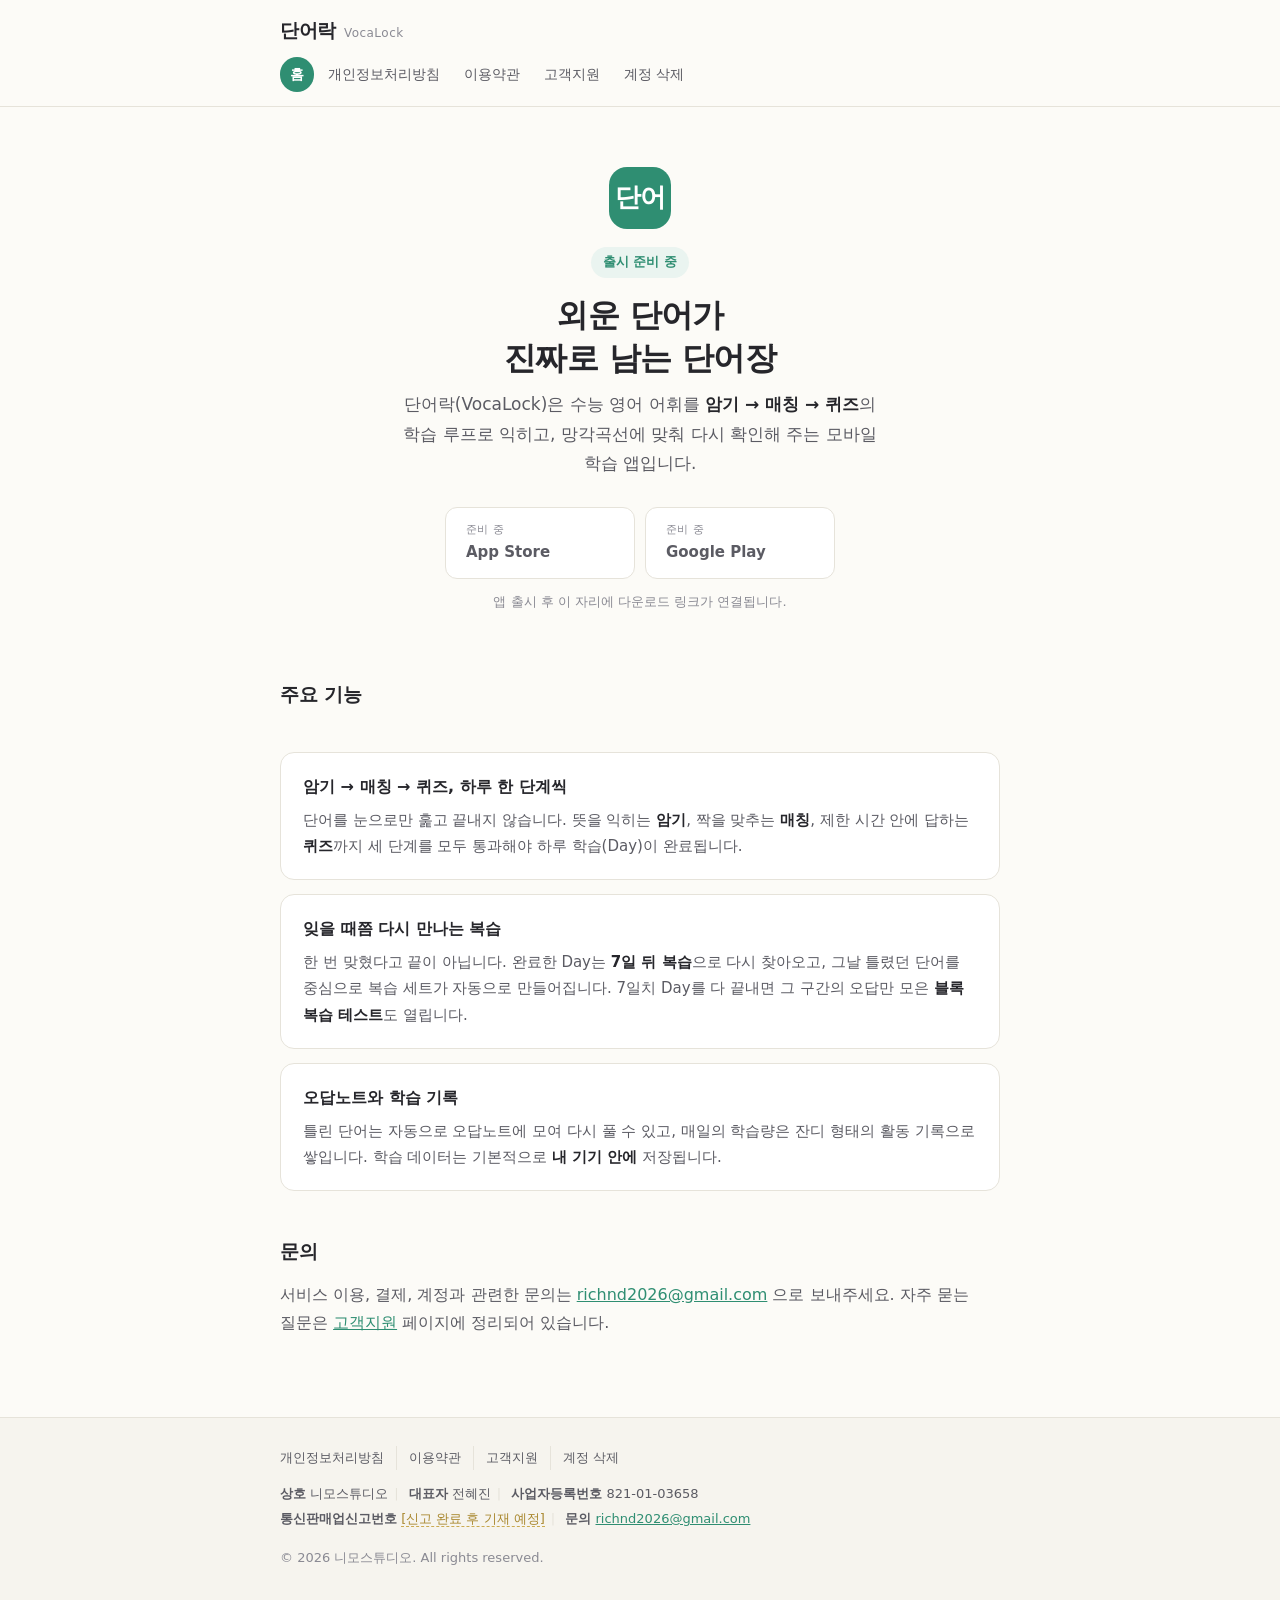
<file: index.html>
<!DOCTYPE html>
<html lang="ko">
<head>
<meta charset="utf-8">
<meta name="viewport" content="width=device-width, initial-scale=1">
<title>단어락(VocaLock) — 수능 영어 단어 학습 앱</title>
<meta name="description" content="단어락(VocaLock)은 암기 → 매칭 → 퀴즈로 이어지는 학습 루프와 망각곡선 복습으로 수능 영어 단어를 확실하게 외우는 모바일 앱입니다.">
<link rel="stylesheet" href="style.css">
</head>
<body>

<header class="site-header">
  <div class="inner">
    <a class="brand" href="index.html"><strong>단어락</strong><span>VocaLock</span></a>
    <nav class="main-nav">
      <a href="index.html" aria-current="page">홈</a>
      <a href="privacy.html">개인정보처리방침</a>
      <a href="terms.html">이용약관</a>
      <a href="support.html">고객지원</a>
      <a href="delete-account.html">계정 삭제</a>
    </nav>
  </div>
</header>

<main>

  <section class="hero">
    <div class="logo-mark">단어</div>
    <span class="badge">출시 준비 중</span>
    <h1>외운 단어가<br>진짜로 남는 단어장</h1>
    <p class="tagline">
      단어락(VocaLock)은 수능 영어 어휘를 <strong>암기 → 매칭 → 퀴즈</strong>의 학습 루프로 익히고,
      망각곡선에 맞춰 다시 확인해 주는 모바일 학습 앱입니다.
    </p>

    <div class="store-buttons">
      <a class="store-btn" href="#" aria-disabled="true">
        <span class="small">준비 중</span>
        <span class="big">App Store</span>
      </a>
      <a class="store-btn" href="#" aria-disabled="true">
        <span class="small">준비 중</span>
        <span class="big">Google Play</span>
      </a>
    </div>
    <p class="note">앱 출시 후 이 자리에 다운로드 링크가 연결됩니다.</p>
  </section>

  <h2>주요 기능</h2>
  <ul class="features">
    <li>
      <h3>암기 → 매칭 → 퀴즈, 하루 한 단계씩</h3>
      <p>
        단어를 눈으로만 훑고 끝내지 않습니다. 뜻을 익히는 <strong>암기</strong>,
        짝을 맞추는 <strong>매칭</strong>, 제한 시간 안에 답하는 <strong>퀴즈</strong>까지
        세 단계를 모두 통과해야 하루 학습(Day)이 완료됩니다.
      </p>
    </li>
    <li>
      <h3>잊을 때쯤 다시 만나는 복습</h3>
      <p>
        한 번 맞혔다고 끝이 아닙니다. 완료한 Day는 <strong>7일 뒤 복습</strong>으로 다시 찾아오고,
        그날 틀렸던 단어를 중심으로 복습 세트가 자동으로 만들어집니다.
        7일치 Day를 다 끝내면 그 구간의 오답만 모은 <strong>블록 복습 테스트</strong>도 열립니다.
      </p>
    </li>
    <li>
      <h3>오답노트와 학습 기록</h3>
      <p>
        틀린 단어는 자동으로 오답노트에 모여 다시 풀 수 있고, 매일의 학습량은
        잔디 형태의 활동 기록으로 쌓입니다. 학습 데이터는 기본적으로 <strong>내 기기 안에</strong> 저장됩니다.
      </p>
    </li>
  </ul>

  <h2>문의</h2>
  <p>
    서비스 이용, 결제, 계정과 관련한 문의는
    <a href="mailto:richnd2026@gmail.com">richnd2026@gmail.com</a> 으로 보내주세요.
    자주 묻는 질문은 <a href="support.html">고객지원</a> 페이지에 정리되어 있습니다.
  </p>

</main>

<footer class="site-footer">
  <div class="inner">
    <div class="footer-links">
      <a href="privacy.html">개인정보처리방침</a>
      <a href="terms.html">이용약관</a>
      <a href="support.html">고객지원</a>
      <a href="delete-account.html">계정 삭제</a>
    </div>
    <p class="biz">
      <b>상호</b> 니모스튜디오<span class="sep">|</span>
      <b>대표자</b> 전혜진<span class="sep">|</span>
      <b>사업자등록번호</b> 821-01-03658<br>
      <b>통신판매업신고번호</b> <span class="ph">[신고 완료 후 기재 예정]</span><span class="sep">|</span>
      <b>문의</b> <a href="mailto:richnd2026@gmail.com">richnd2026@gmail.com</a>
    </p>
    <div>© 2026 니모스튜디오. All rights reserved.</div>
  </div>
</footer>

</body>
</html>
</file>
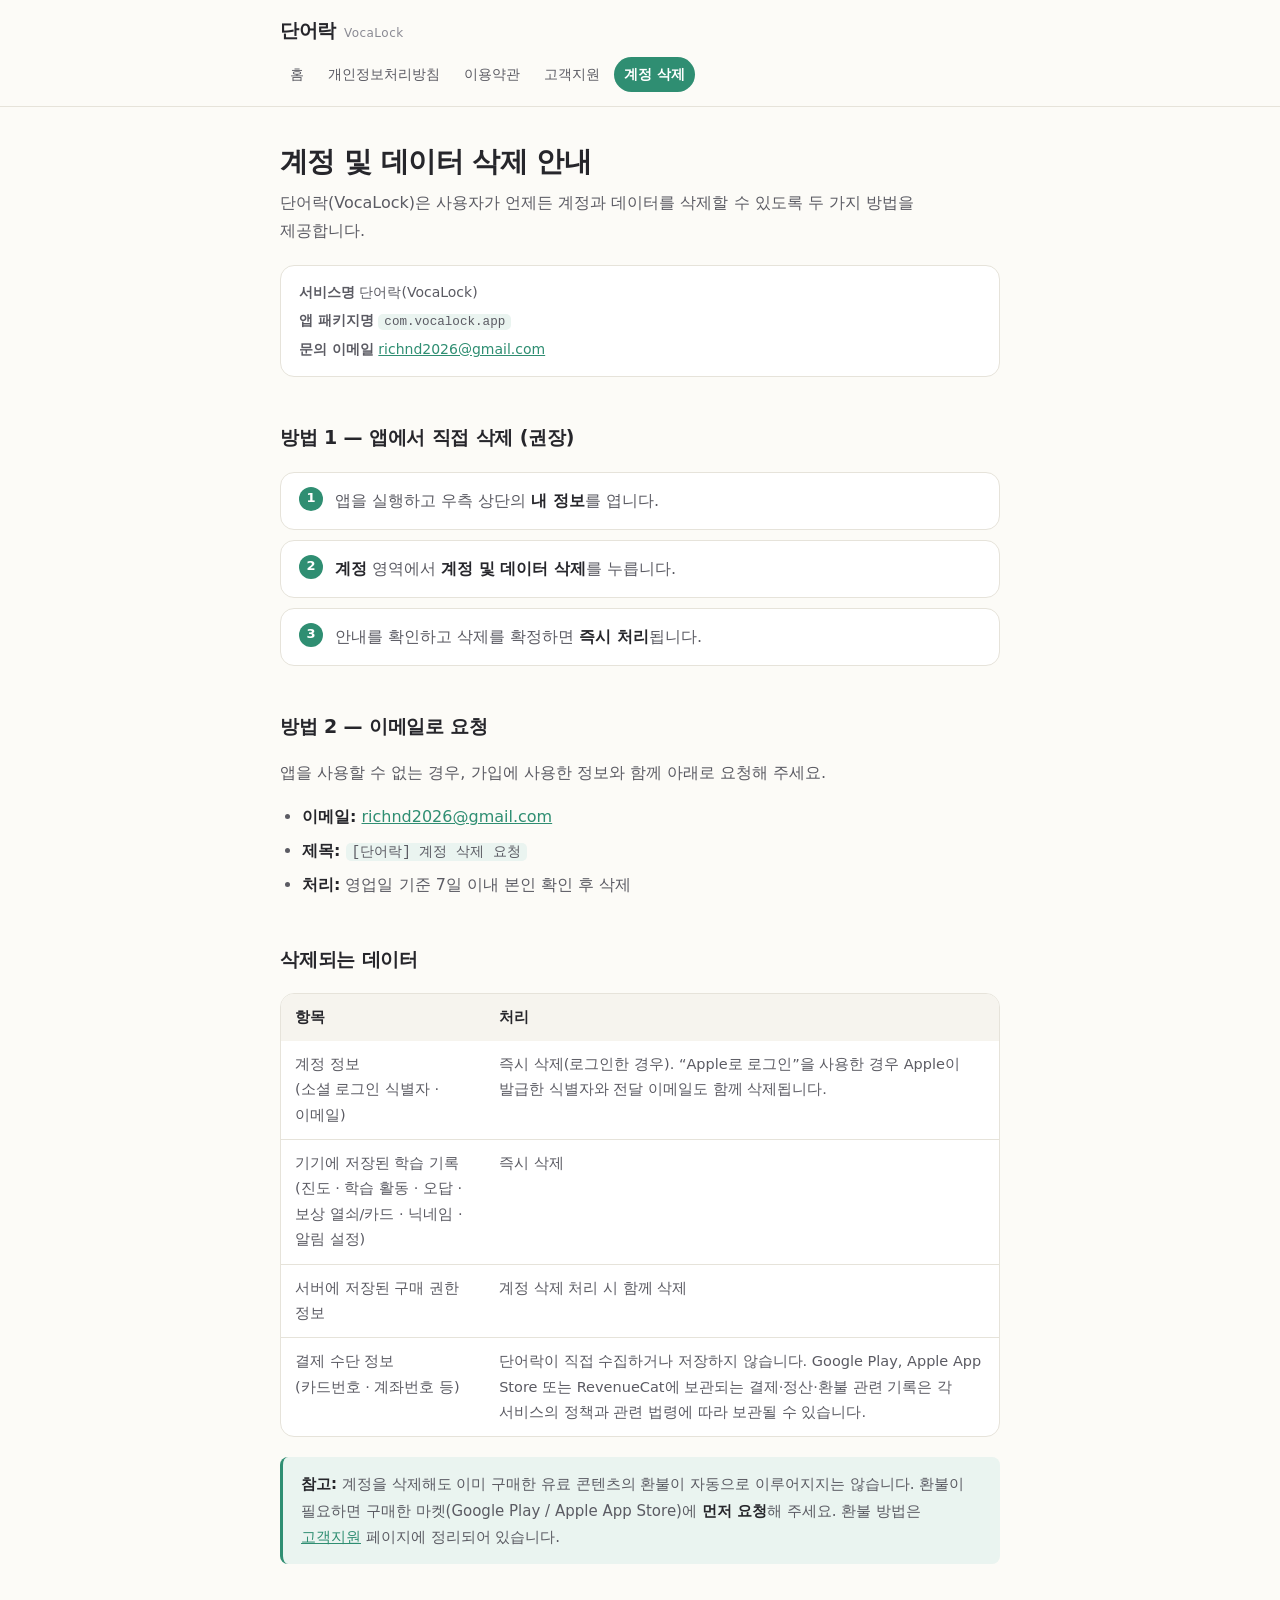
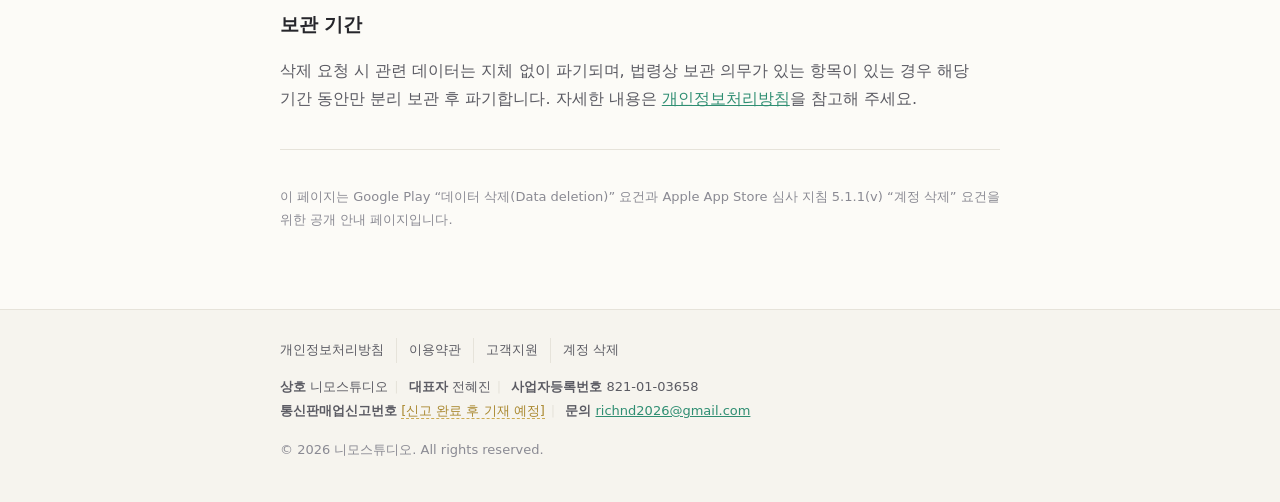
<file: delete-account.html>
<!DOCTYPE html>
<html lang="ko">
<head>
<meta charset="utf-8">
<meta name="viewport" content="width=device-width, initial-scale=1">
<title>계정 및 데이터 삭제 안내 — 단어락(VocaLock)</title>
<meta name="description" content="단어락(VocaLock) 계정 삭제 방법과 삭제되는 데이터 안내. Google Play 데이터 삭제 요건 및 App Store 심사지침 5.1.1(v) 대응 페이지.">
<link rel="stylesheet" href="style.css">
</head>
<body>

<header class="site-header">
  <div class="inner">
    <a class="brand" href="index.html"><strong>단어락</strong><span>VocaLock</span></a>
    <nav class="main-nav">
      <a href="index.html">홈</a>
      <a href="privacy.html">개인정보처리방침</a>
      <a href="terms.html">이용약관</a>
      <a href="support.html">고객지원</a>
      <a href="delete-account.html" aria-current="page">계정 삭제</a>
    </nav>
  </div>
</header>

<main>

  <h1>계정 및 데이터 삭제 안내</h1>
  <p>
    단어락(VocaLock)은 사용자가 언제든 계정과 데이터를 삭제할 수 있도록 두 가지 방법을 제공합니다.
  </p>

  <div class="doc-meta">
    <div><b>서비스명</b> 단어락(VocaLock)</div>
    <div><b>앱 패키지명</b> <code>com.vocalock.app</code></div>
    <div><b>문의 이메일</b> <a href="mailto:richnd2026@gmail.com">richnd2026@gmail.com</a></div>
  </div>

  <h2>방법 1 — 앱에서 직접 삭제 (권장)</h2>
  <ol class="steps">
    <li>앱을 실행하고 우측 상단의 <strong>내 정보</strong>를 엽니다.</li>
    <li><strong>계정</strong> 영역에서 <strong>계정 및 데이터 삭제</strong>를 누릅니다.</li>
    <li>안내를 확인하고 삭제를 확정하면 <strong>즉시 처리</strong>됩니다.</li>
  </ol>

  <h2>방법 2 — 이메일로 요청</h2>
  <p>앱을 사용할 수 없는 경우, 가입에 사용한 정보와 함께 아래로 요청해 주세요.</p>
  <ul>
    <li><strong>이메일:</strong> <a href="mailto:richnd2026@gmail.com">richnd2026@gmail.com</a></li>
    <li><strong>제목:</strong> <code>[단어락] 계정 삭제 요청</code></li>
    <li><strong>처리:</strong> 영업일 기준 7일 이내 본인 확인 후 삭제</li>
  </ul>

  <h2>삭제되는 데이터</h2>
  <div class="table-wrap">
    <table>
      <thead>
        <tr><th>항목</th><th>처리</th></tr>
      </thead>
      <tbody>
        <tr>
          <td>계정 정보<br>(소셜 로그인 식별자 · 이메일)</td>
          <td>즉시 삭제(로그인한 경우). “Apple로 로그인”을 사용한 경우 Apple이 발급한 식별자와 전달 이메일도 함께 삭제됩니다.</td>
        </tr>
        <tr>
          <td>기기에 저장된 학습 기록<br>(진도 · 학습 활동 · 오답 · 보상 열쇠/카드 · 닉네임 · 알림 설정)</td>
          <td>즉시 삭제</td>
        </tr>
        <tr>
          <td>서버에 저장된 구매 권한 정보</td>
          <td>계정 삭제 처리 시 함께 삭제</td>
        </tr>
        <tr>
          <td>결제 수단 정보<br>(카드번호 · 계좌번호 등)</td>
          <td>단어락이 직접 수집하거나 저장하지 않습니다. Google Play, Apple App Store 또는 RevenueCat에 보관되는 결제·정산·환불 관련 기록은 각 서비스의 정책과 관련 법령에 따라 보관될 수 있습니다.</td>
        </tr>
      </tbody>
    </table>
  </div>

  <div class="callout">
    <p>
      <strong>참고:</strong> 계정을 삭제해도 이미 구매한 유료 콘텐츠의 환불이 자동으로 이루어지지는 않습니다.
      환불이 필요하면 구매한 마켓(Google Play / Apple App Store)에 <strong>먼저 요청</strong>해 주세요.
      환불 방법은 <a href="support.html">고객지원</a> 페이지에 정리되어 있습니다.
    </p>
  </div>

  <h2>보관 기간</h2>
  <p>
    삭제 요청 시 관련 데이터는 지체 없이 파기되며, 법령상 보관 의무가 있는 항목이 있는 경우
    해당 기간 동안만 분리 보관 후 파기합니다. 자세한 내용은
    <a href="privacy.html">개인정보처리방침</a>을 참고해 주세요.
  </p>

  <hr>
  <p class="note" style="text-align:left">
    이 페이지는 Google Play “데이터 삭제(Data deletion)” 요건과
    Apple App Store 심사 지침 5.1.1(v) “계정 삭제” 요건을 위한 공개 안내 페이지입니다.
  </p>

</main>

<footer class="site-footer">
  <div class="inner">
    <div class="footer-links">
      <a href="privacy.html">개인정보처리방침</a>
      <a href="terms.html">이용약관</a>
      <a href="support.html">고객지원</a>
      <a href="delete-account.html">계정 삭제</a>
    </div>
    <p class="biz">
      <b>상호</b> 니모스튜디오<span class="sep">|</span>
      <b>대표자</b> 전혜진<span class="sep">|</span>
      <b>사업자등록번호</b> 821-01-03658<br>
      <b>통신판매업신고번호</b> <span class="ph">[신고 완료 후 기재 예정]</span><span class="sep">|</span>
      <b>문의</b> <a href="mailto:richnd2026@gmail.com">richnd2026@gmail.com</a>
    </p>
    <div>© 2026 니모스튜디오. All rights reserved.</div>
  </div>
</footer>

</body>
</html>
</file>
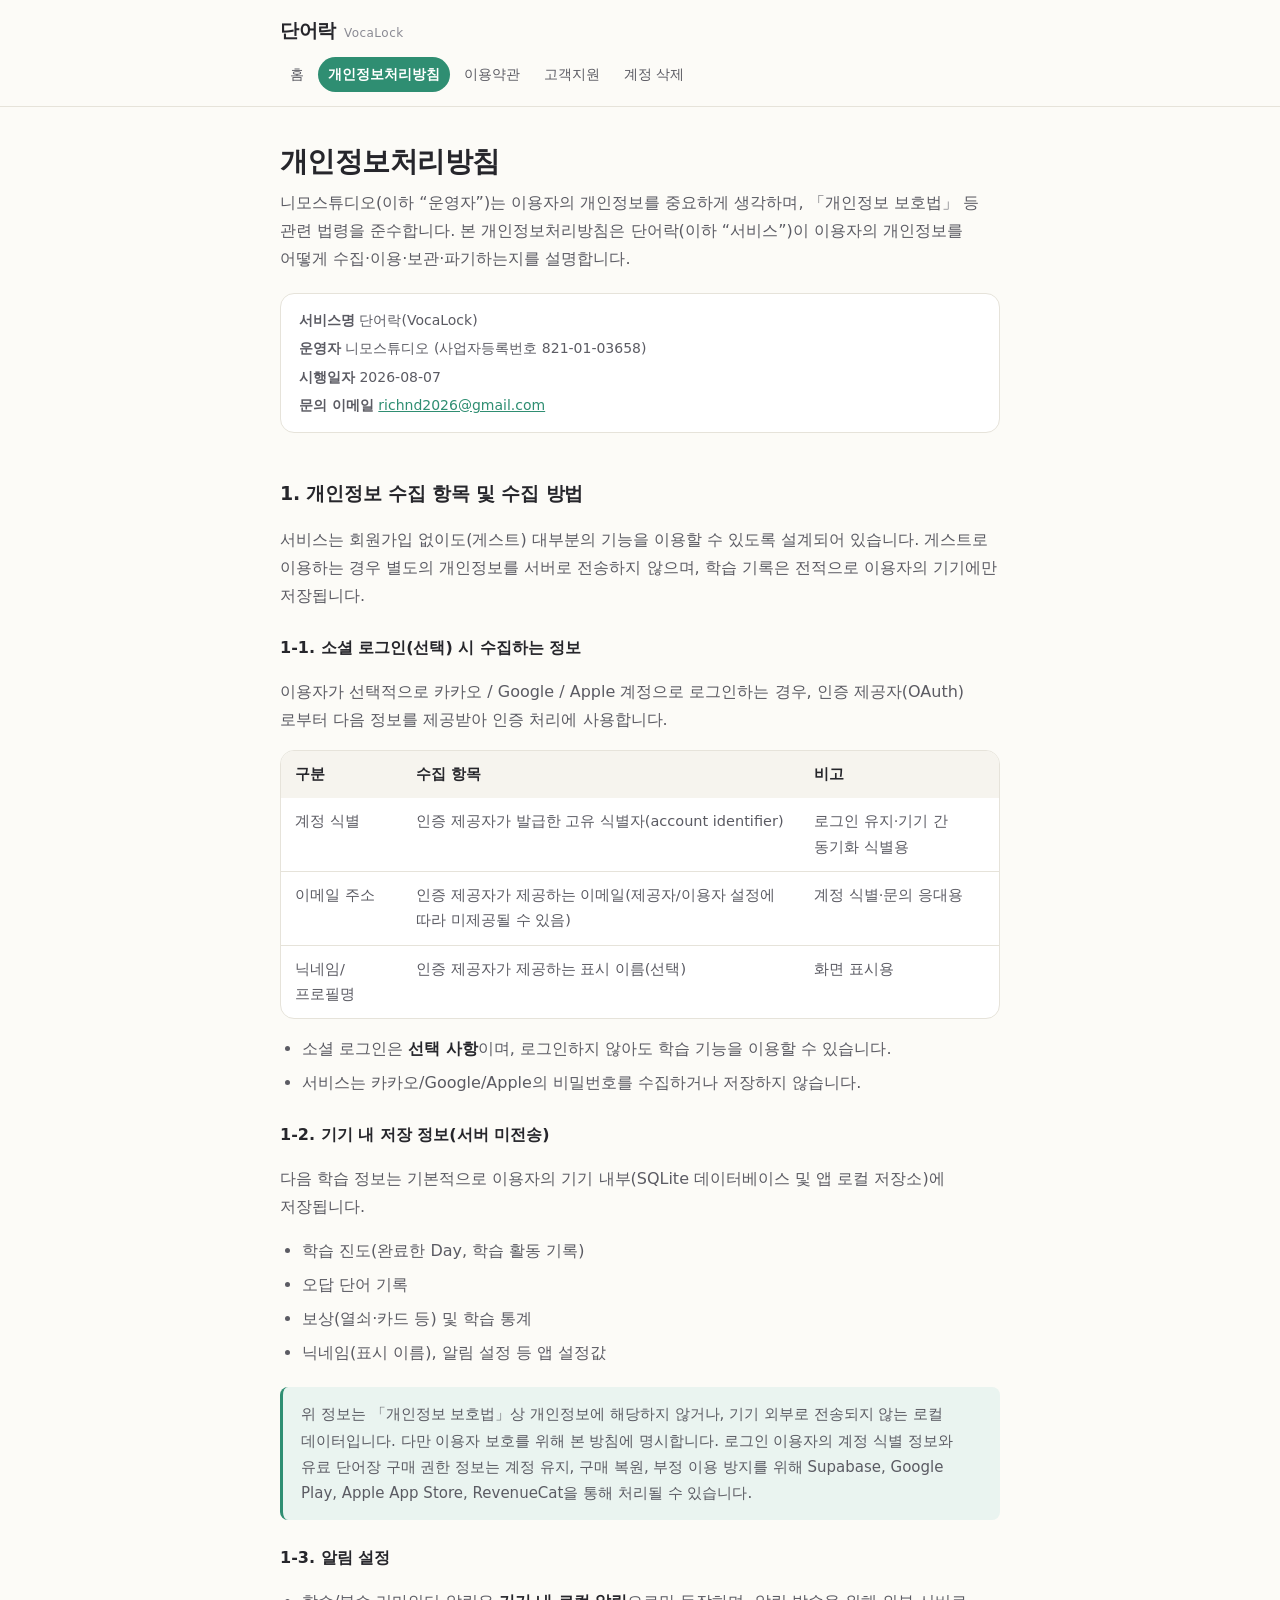
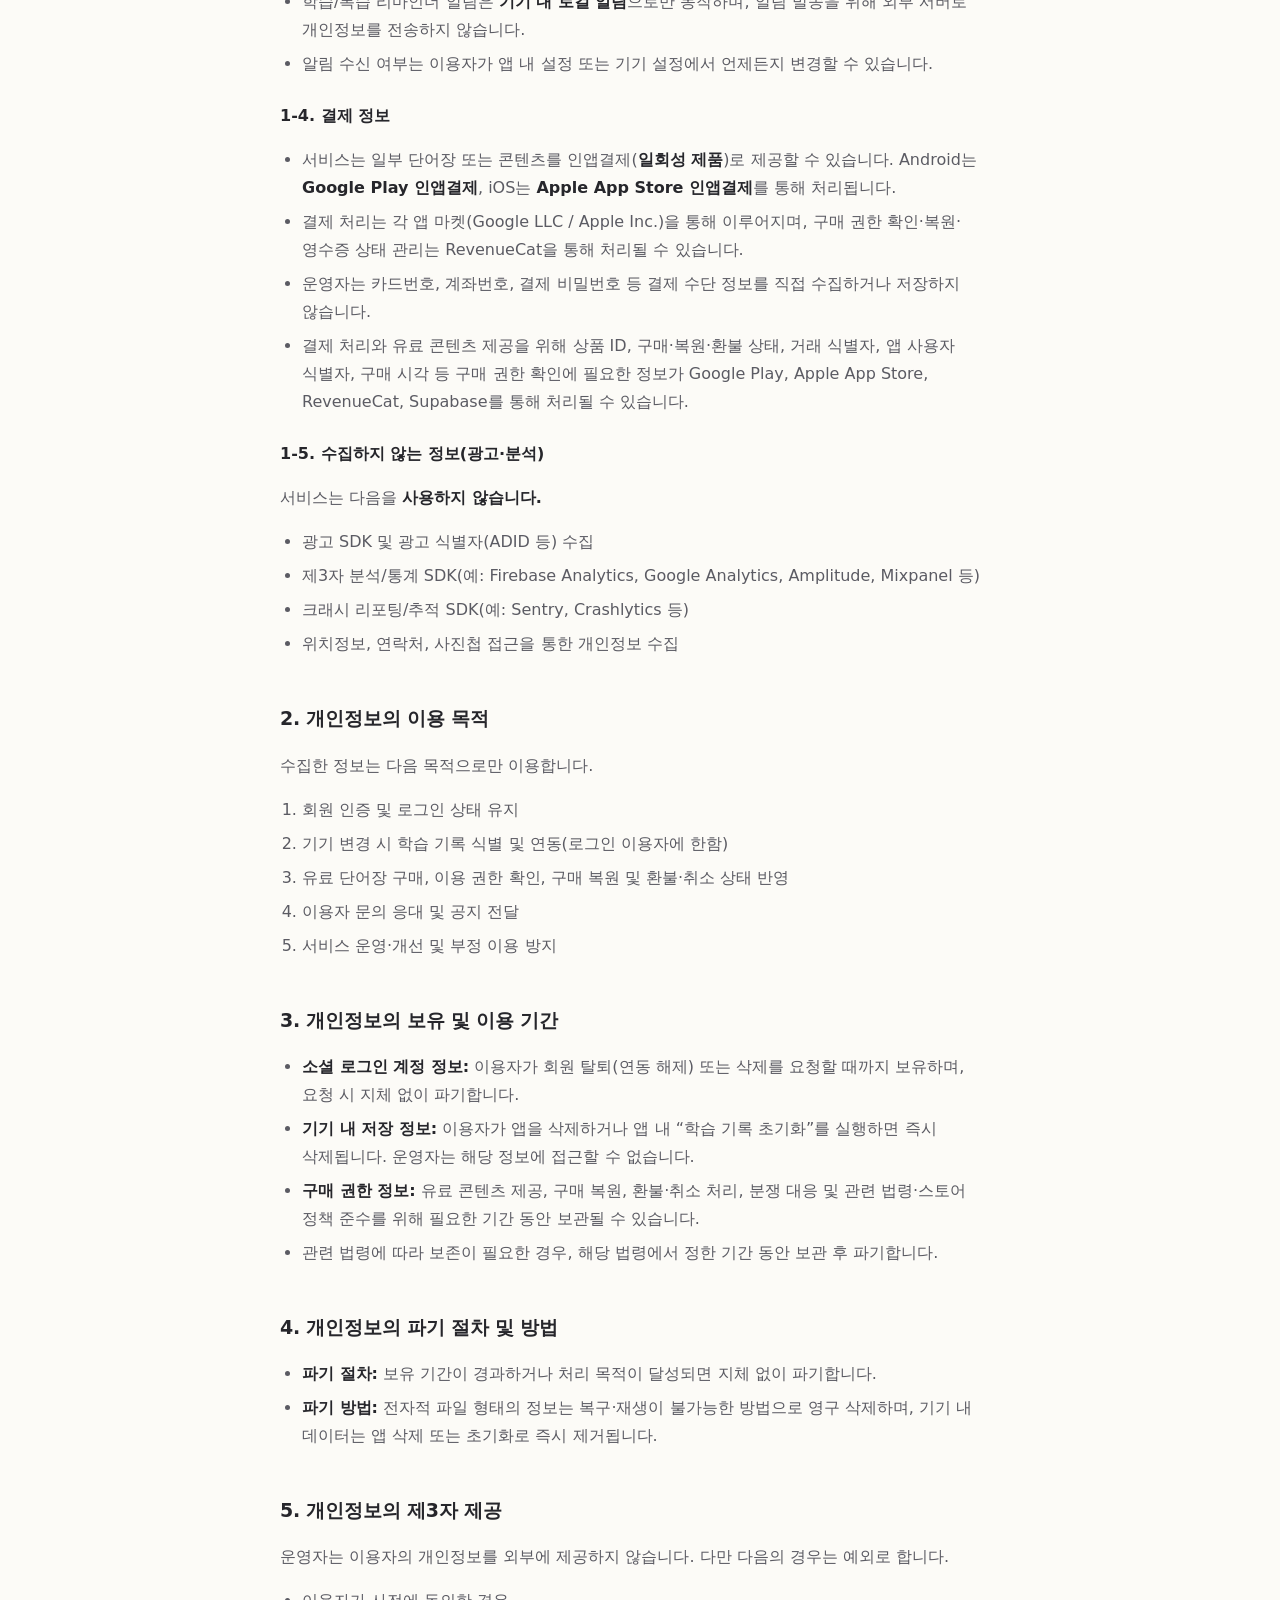
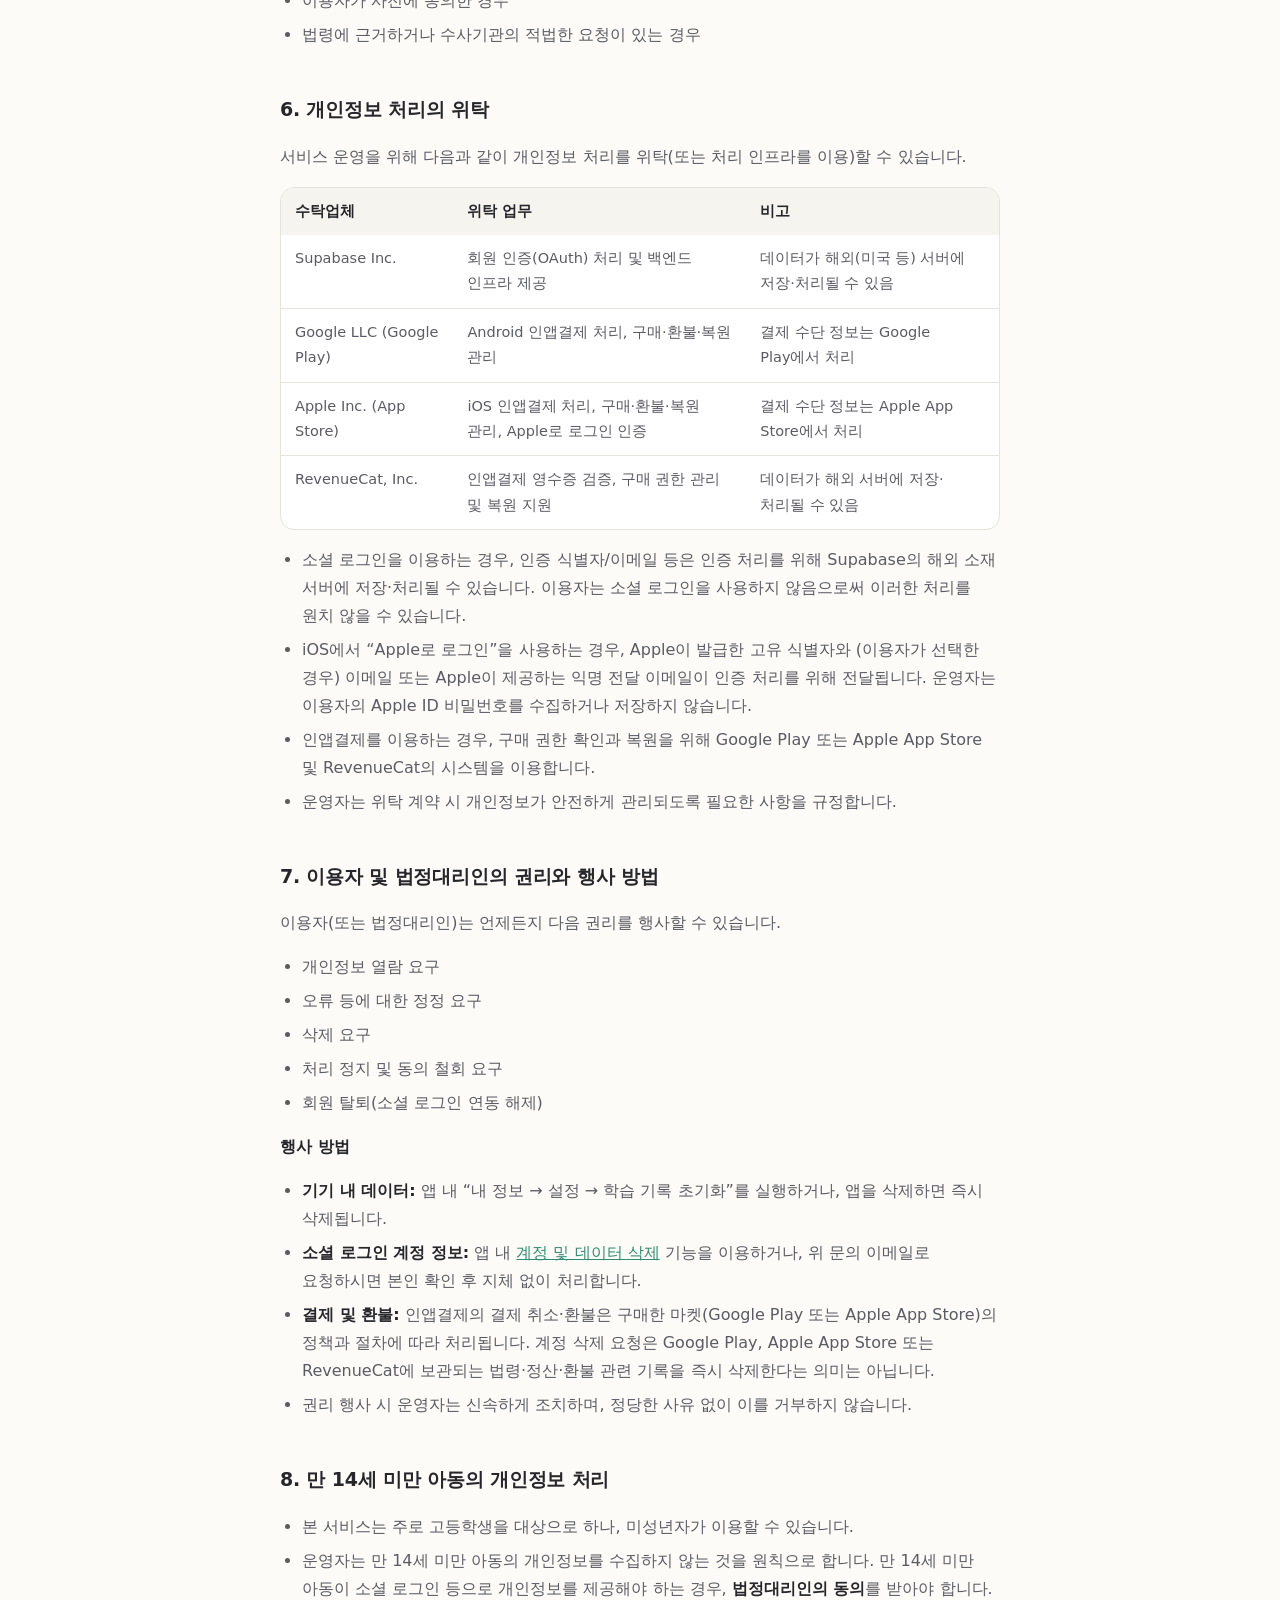
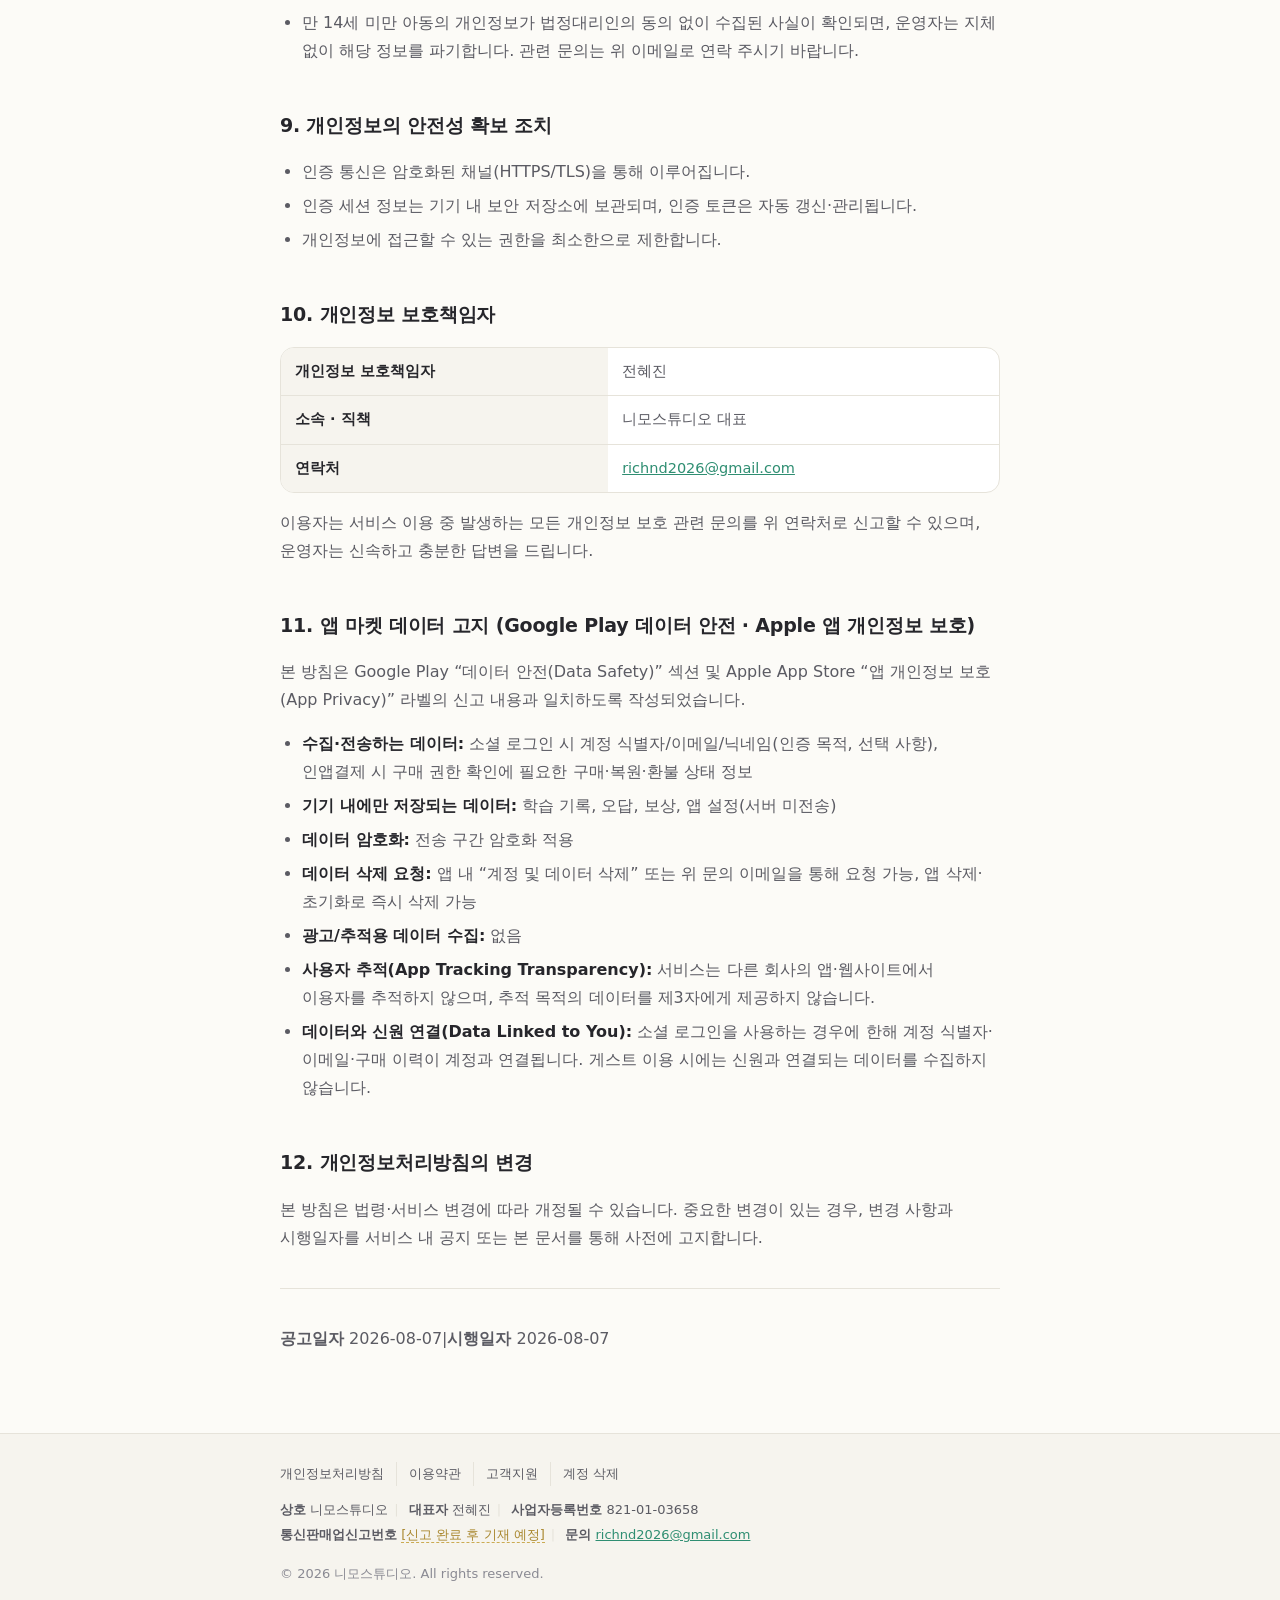
<file: privacy.html>
<!DOCTYPE html>
<html lang="ko">
<head>
<meta charset="utf-8">
<meta name="viewport" content="width=device-width, initial-scale=1">
<title>개인정보처리방침 — 단어락(VocaLock)</title>
<meta name="description" content="단어락(VocaLock) 개인정보처리방침. 수집 항목, 이용 목적, 보관 기간, 제3자 제공, 처리 위탁, 이용자 권리, 개인정보 보호책임자 안내.">
<link rel="stylesheet" href="style.css">
</head>
<body>

<header class="site-header">
  <div class="inner">
    <a class="brand" href="index.html"><strong>단어락</strong><span>VocaLock</span></a>
    <nav class="main-nav">
      <a href="index.html">홈</a>
      <a href="privacy.html" aria-current="page">개인정보처리방침</a>
      <a href="terms.html">이용약관</a>
      <a href="support.html">고객지원</a>
      <a href="delete-account.html">계정 삭제</a>
    </nav>
  </div>
</header>

<main>

  <h1>개인정보처리방침</h1>
  <p>
    니모스튜디오(이하 “운영자”)는 이용자의 개인정보를 중요하게 생각하며,
    「개인정보 보호법」 등 관련 법령을 준수합니다. 본 개인정보처리방침은 단어락(이하 “서비스”)이
    이용자의 개인정보를 어떻게 수집·이용·보관·파기하는지를 설명합니다.
  </p>

  <div class="doc-meta">
    <div><b>서비스명</b> 단어락(VocaLock)</div>
    <div><b>운영자</b> 니모스튜디오 (사업자등록번호 821-01-03658)</div>
    <div><b>시행일자</b> 2026-08-07</div>
    <div><b>문의 이메일</b> <a href="mailto:richnd2026@gmail.com">richnd2026@gmail.com</a></div>
  </div>

  <h2>1. 개인정보 수집 항목 및 수집 방법</h2>
  <p>
    서비스는 회원가입 없이도(게스트) 대부분의 기능을 이용할 수 있도록 설계되어 있습니다.
    게스트로 이용하는 경우 별도의 개인정보를 서버로 전송하지 않으며, 학습 기록은 전적으로 이용자의 기기에만 저장됩니다.
  </p>

  <h3>1-1. 소셜 로그인(선택) 시 수집하는 정보</h3>
  <p>
    이용자가 선택적으로 카카오 / Google / Apple 계정으로 로그인하는 경우,
    인증 제공자(OAuth)로부터 다음 정보를 제공받아 인증 처리에 사용합니다.
  </p>
  <div class="table-wrap">
    <table>
      <thead>
        <tr><th>구분</th><th>수집 항목</th><th>비고</th></tr>
      </thead>
      <tbody>
        <tr>
          <td>계정 식별</td>
          <td>인증 제공자가 발급한 고유 식별자(account identifier)</td>
          <td>로그인 유지·기기 간 동기화 식별용</td>
        </tr>
        <tr>
          <td>이메일 주소</td>
          <td>인증 제공자가 제공하는 이메일(제공자/이용자 설정에 따라 미제공될 수 있음)</td>
          <td>계정 식별·문의 응대용</td>
        </tr>
        <tr>
          <td>닉네임/프로필명</td>
          <td>인증 제공자가 제공하는 표시 이름(선택)</td>
          <td>화면 표시용</td>
        </tr>
      </tbody>
    </table>
  </div>
  <ul>
    <li>소셜 로그인은 <strong>선택 사항</strong>이며, 로그인하지 않아도 학습 기능을 이용할 수 있습니다.</li>
    <li>서비스는 카카오/Google/Apple의 비밀번호를 수집하거나 저장하지 않습니다.</li>
  </ul>

  <h3>1-2. 기기 내 저장 정보(서버 미전송)</h3>
  <p>다음 학습 정보는 기본적으로 이용자의 기기 내부(SQLite 데이터베이스 및 앱 로컬 저장소)에 저장됩니다.</p>
  <ul>
    <li>학습 진도(완료한 Day, 학습 활동 기록)</li>
    <li>오답 단어 기록</li>
    <li>보상(열쇠·카드 등) 및 학습 통계</li>
    <li>닉네임(표시 이름), 알림 설정 등 앱 설정값</li>
  </ul>
  <div class="callout">
    <p>
      위 정보는 「개인정보 보호법」상 개인정보에 해당하지 않거나, 기기 외부로 전송되지 않는 로컬 데이터입니다.
      다만 이용자 보호를 위해 본 방침에 명시합니다. 로그인 이용자의 계정 식별 정보와 유료 단어장 구매 권한 정보는
      계정 유지, 구매 복원, 부정 이용 방지를 위해 Supabase, Google Play, Apple App Store, RevenueCat을 통해 처리될 수 있습니다.
    </p>
  </div>

  <h3>1-3. 알림 설정</h3>
  <ul>
    <li>학습/복습 리마인더 알림은 <strong>기기 내 로컬 알림</strong>으로만 동작하며, 알림 발송을 위해 외부 서버로 개인정보를 전송하지 않습니다.</li>
    <li>알림 수신 여부는 이용자가 앱 내 설정 또는 기기 설정에서 언제든지 변경할 수 있습니다.</li>
  </ul>

  <h3>1-4. 결제 정보</h3>
  <ul>
    <li>서비스는 일부 단어장 또는 콘텐츠를 인앱결제(<strong>일회성 제품</strong>)로 제공할 수 있습니다. Android는 <strong>Google Play 인앱결제</strong>, iOS는 <strong>Apple App Store 인앱결제</strong>를 통해 처리됩니다.</li>
    <li>결제 처리는 각 앱 마켓(Google LLC / Apple Inc.)을 통해 이루어지며, 구매 권한 확인·복원·영수증 상태 관리는 RevenueCat을 통해 처리될 수 있습니다.</li>
    <li>운영자는 카드번호, 계좌번호, 결제 비밀번호 등 결제 수단 정보를 직접 수집하거나 저장하지 않습니다.</li>
    <li>결제 처리와 유료 콘텐츠 제공을 위해 상품 ID, 구매·복원·환불 상태, 거래 식별자, 앱 사용자 식별자, 구매 시각 등 구매 권한 확인에 필요한 정보가 Google Play, Apple App Store, RevenueCat, Supabase를 통해 처리될 수 있습니다.</li>
  </ul>

  <h3>1-5. 수집하지 않는 정보(광고·분석)</h3>
  <p>서비스는 다음을 <strong>사용하지 않습니다.</strong></p>
  <ul>
    <li>광고 SDK 및 광고 식별자(ADID 등) 수집</li>
    <li>제3자 분석/통계 SDK(예: Firebase Analytics, Google Analytics, Amplitude, Mixpanel 등)</li>
    <li>크래시 리포팅/추적 SDK(예: Sentry, Crashlytics 등)</li>
    <li>위치정보, 연락처, 사진첩 접근을 통한 개인정보 수집</li>
  </ul>

  <h2>2. 개인정보의 이용 목적</h2>
  <p>수집한 정보는 다음 목적으로만 이용합니다.</p>
  <ol>
    <li>회원 인증 및 로그인 상태 유지</li>
    <li>기기 변경 시 학습 기록 식별 및 연동(로그인 이용자에 한함)</li>
    <li>유료 단어장 구매, 이용 권한 확인, 구매 복원 및 환불·취소 상태 반영</li>
    <li>이용자 문의 응대 및 공지 전달</li>
    <li>서비스 운영·개선 및 부정 이용 방지</li>
  </ol>

  <h2>3. 개인정보의 보유 및 이용 기간</h2>
  <ul>
    <li><strong>소셜 로그인 계정 정보:</strong> 이용자가 회원 탈퇴(연동 해제) 또는 삭제를 요청할 때까지 보유하며, 요청 시 지체 없이 파기합니다.</li>
    <li><strong>기기 내 저장 정보:</strong> 이용자가 앱을 삭제하거나 앱 내 “학습 기록 초기화”를 실행하면 즉시 삭제됩니다. 운영자는 해당 정보에 접근할 수 없습니다.</li>
    <li><strong>구매 권한 정보:</strong> 유료 콘텐츠 제공, 구매 복원, 환불·취소 처리, 분쟁 대응 및 관련 법령·스토어 정책 준수를 위해 필요한 기간 동안 보관될 수 있습니다.</li>
    <li>관련 법령에 따라 보존이 필요한 경우, 해당 법령에서 정한 기간 동안 보관 후 파기합니다.</li>
  </ul>

  <h2>4. 개인정보의 파기 절차 및 방법</h2>
  <ul>
    <li><strong>파기 절차:</strong> 보유 기간이 경과하거나 처리 목적이 달성되면 지체 없이 파기합니다.</li>
    <li><strong>파기 방법:</strong> 전자적 파일 형태의 정보는 복구·재생이 불가능한 방법으로 영구 삭제하며, 기기 내 데이터는 앱 삭제 또는 초기화로 즉시 제거됩니다.</li>
  </ul>

  <h2>5. 개인정보의 제3자 제공</h2>
  <p>운영자는 이용자의 개인정보를 외부에 제공하지 않습니다. 다만 다음의 경우는 예외로 합니다.</p>
  <ul>
    <li>이용자가 사전에 동의한 경우</li>
    <li>법령에 근거하거나 수사기관의 적법한 요청이 있는 경우</li>
  </ul>

  <h2>6. 개인정보 처리의 위탁</h2>
  <p>서비스 운영을 위해 다음과 같이 개인정보 처리를 위탁(또는 처리 인프라를 이용)할 수 있습니다.</p>
  <div class="table-wrap">
    <table>
      <thead>
        <tr><th>수탁업체</th><th>위탁 업무</th><th>비고</th></tr>
      </thead>
      <tbody>
        <tr>
          <td>Supabase Inc.</td>
          <td>회원 인증(OAuth) 처리 및 백엔드 인프라 제공</td>
          <td>데이터가 해외(미국 등) 서버에 저장·처리될 수 있음</td>
        </tr>
        <tr>
          <td>Google LLC (Google Play)</td>
          <td>Android 인앱결제 처리, 구매·환불·복원 관리</td>
          <td>결제 수단 정보는 Google Play에서 처리</td>
        </tr>
        <tr>
          <td>Apple Inc. (App Store)</td>
          <td>iOS 인앱결제 처리, 구매·환불·복원 관리, Apple로 로그인 인증</td>
          <td>결제 수단 정보는 Apple App Store에서 처리</td>
        </tr>
        <tr>
          <td>RevenueCat, Inc.</td>
          <td>인앱결제 영수증 검증, 구매 권한 관리 및 복원 지원</td>
          <td>데이터가 해외 서버에 저장·처리될 수 있음</td>
        </tr>
      </tbody>
    </table>
  </div>
  <ul>
    <li>소셜 로그인을 이용하는 경우, 인증 식별자/이메일 등은 인증 처리를 위해 Supabase의 해외 소재 서버에 저장·처리될 수 있습니다. 이용자는 소셜 로그인을 사용하지 않음으로써 이러한 처리를 원치 않을 수 있습니다.</li>
    <li>iOS에서 “Apple로 로그인”을 사용하는 경우, Apple이 발급한 고유 식별자와 (이용자가 선택한 경우) 이메일 또는 Apple이 제공하는 익명 전달 이메일이 인증 처리를 위해 전달됩니다. 운영자는 이용자의 Apple ID 비밀번호를 수집하거나 저장하지 않습니다.</li>
    <li>인앱결제를 이용하는 경우, 구매 권한 확인과 복원을 위해 Google Play 또는 Apple App Store 및 RevenueCat의 시스템을 이용합니다.</li>
    <li>운영자는 위탁 계약 시 개인정보가 안전하게 관리되도록 필요한 사항을 규정합니다.</li>
  </ul>

  <h2>7. 이용자 및 법정대리인의 권리와 행사 방법</h2>
  <p>이용자(또는 법정대리인)는 언제든지 다음 권리를 행사할 수 있습니다.</p>
  <ul>
    <li>개인정보 열람 요구</li>
    <li>오류 등에 대한 정정 요구</li>
    <li>삭제 요구</li>
    <li>처리 정지 및 동의 철회 요구</li>
    <li>회원 탈퇴(소셜 로그인 연동 해제)</li>
  </ul>
  <p><strong>행사 방법</strong></p>
  <ul>
    <li><strong>기기 내 데이터:</strong> 앱 내 “내 정보 → 설정 → 학습 기록 초기화”를 실행하거나, 앱을 삭제하면 즉시 삭제됩니다.</li>
    <li><strong>소셜 로그인 계정 정보:</strong> 앱 내 <a href="delete-account.html">계정 및 데이터 삭제</a> 기능을 이용하거나, 위 문의 이메일로 요청하시면 본인 확인 후 지체 없이 처리합니다.</li>
    <li><strong>결제 및 환불:</strong> 인앱결제의 결제 취소·환불은 구매한 마켓(Google Play 또는 Apple App Store)의 정책과 절차에 따라 처리됩니다. 계정 삭제 요청은 Google Play, Apple App Store 또는 RevenueCat에 보관되는 법령·정산·환불 관련 기록을 즉시 삭제한다는 의미는 아닙니다.</li>
    <li>권리 행사 시 운영자는 신속하게 조치하며, 정당한 사유 없이 이를 거부하지 않습니다.</li>
  </ul>

  <h2>8. 만 14세 미만 아동의 개인정보 처리</h2>
  <ul>
    <li>본 서비스는 주로 고등학생을 대상으로 하나, 미성년자가 이용할 수 있습니다.</li>
    <li>운영자는 만 14세 미만 아동의 개인정보를 수집하지 않는 것을 원칙으로 합니다. 만 14세 미만 아동이 소셜 로그인 등으로 개인정보를 제공해야 하는 경우, <strong>법정대리인의 동의</strong>를 받아야 합니다.</li>
    <li>만 14세 미만 아동의 개인정보가 법정대리인의 동의 없이 수집된 사실이 확인되면, 운영자는 지체 없이 해당 정보를 파기합니다. 관련 문의는 위 이메일로 연락 주시기 바랍니다.</li>
  </ul>

  <h2>9. 개인정보의 안전성 확보 조치</h2>
  <ul>
    <li>인증 통신은 암호화된 채널(HTTPS/TLS)을 통해 이루어집니다.</li>
    <li>인증 세션 정보는 기기 내 보안 저장소에 보관되며, 인증 토큰은 자동 갱신·관리됩니다.</li>
    <li>개인정보에 접근할 수 있는 권한을 최소한으로 제한합니다.</li>
  </ul>

  <h2>10. 개인정보 보호책임자</h2>
  <div class="table-wrap">
    <table>
      <tbody>
        <tr><th>개인정보 보호책임자</th><td>전혜진</td></tr>
        <tr><th>소속 · 직책</th><td>니모스튜디오 대표</td></tr>
        <tr><th>연락처</th><td><a href="mailto:richnd2026@gmail.com">richnd2026@gmail.com</a></td></tr>
      </tbody>
    </table>
  </div>
  <p>
    이용자는 서비스 이용 중 발생하는 모든 개인정보 보호 관련 문의를 위 연락처로 신고할 수 있으며,
    운영자는 신속하고 충분한 답변을 드립니다.
  </p>

  <h2>11. 앱 마켓 데이터 고지 (Google Play 데이터 안전 · Apple 앱 개인정보 보호)</h2>
  <p>
    본 방침은 Google Play “데이터 안전(Data Safety)” 섹션 및 Apple App Store “앱 개인정보 보호(App Privacy)”
    라벨의 신고 내용과 일치하도록 작성되었습니다.
  </p>
  <ul>
    <li><strong>수집·전송하는 데이터:</strong> 소셜 로그인 시 계정 식별자/이메일/닉네임(인증 목적, 선택 사항), 인앱결제 시 구매 권한 확인에 필요한 구매·복원·환불 상태 정보</li>
    <li><strong>기기 내에만 저장되는 데이터:</strong> 학습 기록, 오답, 보상, 앱 설정(서버 미전송)</li>
    <li><strong>데이터 암호화:</strong> 전송 구간 암호화 적용</li>
    <li><strong>데이터 삭제 요청:</strong> 앱 내 “계정 및 데이터 삭제” 또는 위 문의 이메일을 통해 요청 가능, 앱 삭제·초기화로 즉시 삭제 가능</li>
    <li><strong>광고/추적용 데이터 수집:</strong> 없음</li>
    <li><strong>사용자 추적(App Tracking Transparency):</strong> 서비스는 다른 회사의 앱·웹사이트에서 이용자를 추적하지 않으며, 추적 목적의 데이터를 제3자에게 제공하지 않습니다.</li>
    <li><strong>데이터와 신원 연결(Data Linked to You):</strong> 소셜 로그인을 사용하는 경우에 한해 계정 식별자·이메일·구매 이력이 계정과 연결됩니다. 게스트 이용 시에는 신원과 연결되는 데이터를 수집하지 않습니다.</li>
  </ul>

  <h2>12. 개인정보처리방침의 변경</h2>
  <p>
    본 방침은 법령·서비스 변경에 따라 개정될 수 있습니다. 중요한 변경이 있는 경우,
    변경 사항과 시행일자를 서비스 내 공지 또는 본 문서를 통해 사전에 고지합니다.
  </p>

  <hr>
  <p><b>공고일자</b> 2026-08-07<span class="sep">|</span><b>시행일자</b> 2026-08-07</p>

</main>

<footer class="site-footer">
  <div class="inner">
    <div class="footer-links">
      <a href="privacy.html">개인정보처리방침</a>
      <a href="terms.html">이용약관</a>
      <a href="support.html">고객지원</a>
      <a href="delete-account.html">계정 삭제</a>
    </div>
    <p class="biz">
      <b>상호</b> 니모스튜디오<span class="sep">|</span>
      <b>대표자</b> 전혜진<span class="sep">|</span>
      <b>사업자등록번호</b> 821-01-03658<br>
      <b>통신판매업신고번호</b> <span class="ph">[신고 완료 후 기재 예정]</span><span class="sep">|</span>
      <b>문의</b> <a href="mailto:richnd2026@gmail.com">richnd2026@gmail.com</a>
    </p>
    <div>© 2026 니모스튜디오. All rights reserved.</div>
  </div>
</footer>

</body>
</html>
</file>
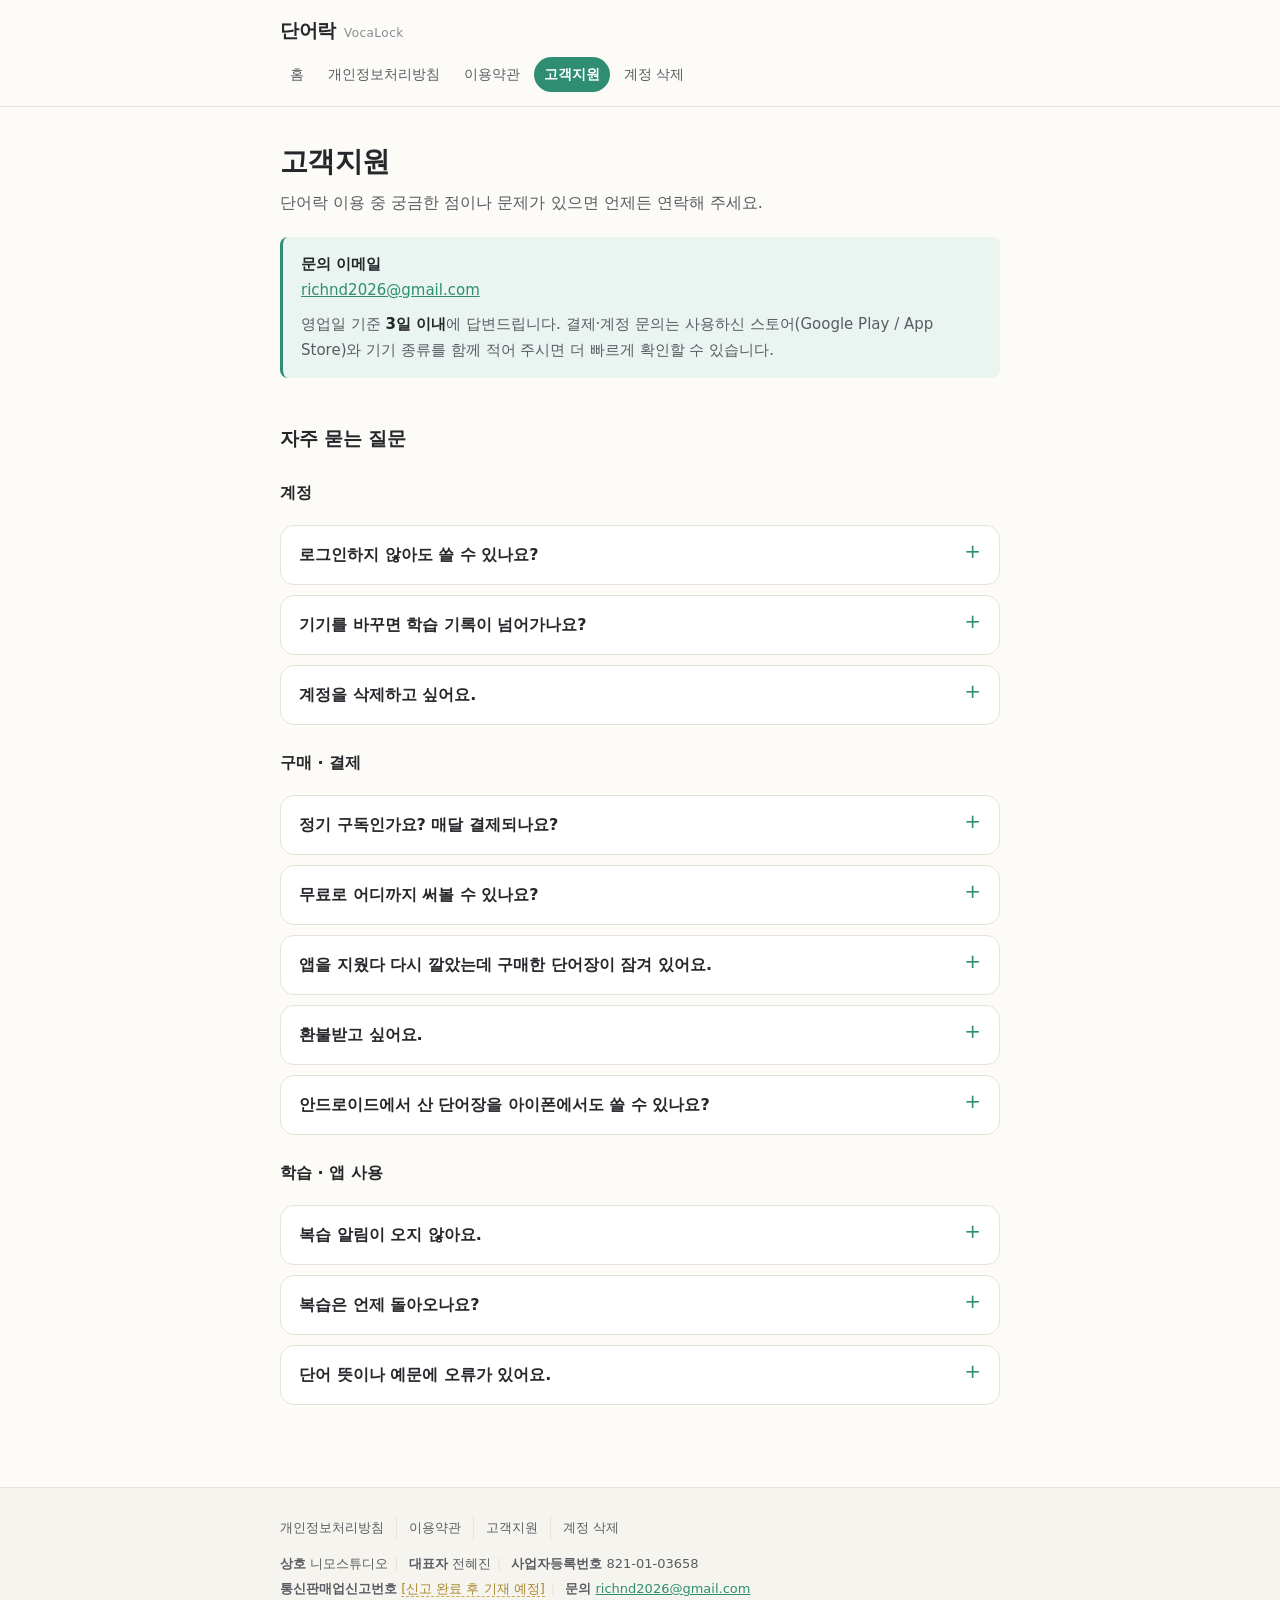
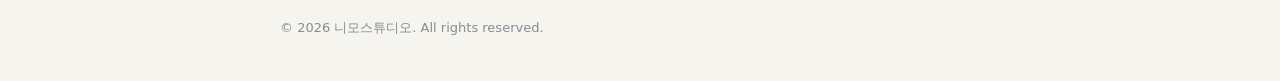
<file: support.html>
<!DOCTYPE html>
<html lang="ko">
<head>
<meta charset="utf-8">
<meta name="viewport" content="width=device-width, initial-scale=1">
<title>고객지원 — 단어락(VocaLock)</title>
<meta name="description" content="단어락(VocaLock) 고객지원. 계정·구매·결제·학습 데이터 관련 자주 묻는 질문과 문의 방법.">
<link rel="stylesheet" href="style.css">
</head>
<body>

<header class="site-header">
  <div class="inner">
    <a class="brand" href="index.html"><strong>단어락</strong><span>VocaLock</span></a>
    <nav class="main-nav">
      <a href="index.html">홈</a>
      <a href="privacy.html">개인정보처리방침</a>
      <a href="terms.html">이용약관</a>
      <a href="support.html" aria-current="page">고객지원</a>
      <a href="delete-account.html">계정 삭제</a>
    </nav>
  </div>
</header>

<main>

  <h1>고객지원</h1>
  <p>단어락 이용 중 궁금한 점이나 문제가 있으면 언제든 연락해 주세요.</p>

  <div class="callout">
    <p>
      <strong>문의 이메일</strong><br>
      <a href="mailto:richnd2026@gmail.com">richnd2026@gmail.com</a>
    </p>
    <p>
      영업일 기준 <strong>3일 이내</strong>에 답변드립니다.
      결제·계정 문의는 사용하신 스토어(Google Play / App Store)와 기기 종류를 함께 적어 주시면 더 빠르게 확인할 수 있습니다.
    </p>
  </div>

  <h2>자주 묻는 질문</h2>

  <h3>계정</h3>
  <div class="faq">
    <details>
      <summary>로그인하지 않아도 쓸 수 있나요?</summary>
      <p>
        네. 단어락은 회원가입 없이 <strong>게스트로 모든 학습 기능</strong>을 이용할 수 있습니다.
        게스트로 이용하면 학습 기록이 기기 안에만 저장되고 서버로 전송되지 않습니다.
      </p>
    </details>
    <details>
      <summary>기기를 바꾸면 학습 기록이 넘어가나요?</summary>
      <p>
        학습 진도·오답·보상은 기본적으로 <strong>기기 안에</strong> 저장됩니다.
        따라서 로그인하지 않은 상태에서 앱을 삭제하거나 기기를 바꾸면 기록이 함께 사라집니다.
        기록을 지키고 싶다면 카카오 / Google / Apple 계정으로 로그인해 주세요.
      </p>
    </details>
    <details>
      <summary>계정을 삭제하고 싶어요.</summary>
      <p>
        앱 내에서 직접 삭제할 수 있습니다. 단계별 안내와 삭제되는 데이터 목록은
        <a href="delete-account.html">계정 삭제 안내</a> 페이지를 확인해 주세요.
      </p>
    </details>
  </div>

  <h3>구매 · 결제</h3>
  <div class="faq">
    <details>
      <summary>정기 구독인가요? 매달 결제되나요?</summary>
      <p>
        아닙니다. 단어락에는 <strong>정기 구독 상품이 없습니다.</strong>
        유료 단어장은 <strong>한 번 결제하면 계속 이용</strong>할 수 있는 일회성 구매이며,
        자동 갱신이나 무료 체험 후 자동 결제는 발생하지 않습니다.
      </p>
    </details>
    <details>
      <summary>무료로 어디까지 써볼 수 있나요?</summary>
      <p>
        무료 맛보기 단어장과, 유료 단어장의 <strong>앞부분 Day</strong>를 결제 없이 학습할 수 있습니다.
        충분히 써보고 마음에 들면 해당 단어장을 구매하시면 됩니다.
      </p>
    </details>
    <details>
      <summary>앱을 지웠다 다시 깔았는데 구매한 단어장이 잠겨 있어요.</summary>
      <p>
        구매 내역은 결제에 사용한 스토어 계정에 남아 있습니다.
        구매할 때와 <strong>같은 Google / Apple 계정</strong>으로 로그인한 뒤,
        앱 내 <strong>“구매 복원”</strong>을 실행하면 다시 이용할 수 있습니다.
        그래도 잠겨 있으면 결제 영수증과 함께 이메일로 문의해 주세요.
      </p>
    </details>
    <details>
      <summary>환불받고 싶어요.</summary>
      <p>
        인앱결제 환불은 구매하신 스토어를 통해 진행됩니다.
      </p>
      <ul>
        <li><strong>Google Play</strong> — Play 스토어 → 메뉴 → 결제 및 정기 결제 → 예산 및 주문 내역 → 해당 주문 → 환불 요청</li>
        <li><strong>App Store</strong> — reportaproblem.apple.com 접속 → 해당 구매 항목 선택 → 환불 요청</li>
      </ul>
      <p>절차가 어렵거나 거절된 경우 이메일로 알려주시면 확인 후 안내해 드립니다.</p>
    </details>
    <details>
      <summary>안드로이드에서 산 단어장을 아이폰에서도 쓸 수 있나요?</summary>
      <p>
        아니요. 인앱결제는 각 스토어 계정에 귀속되어, Google Play에서 구매한 콘텐츠는
        App Store 계정으로 이전되지 않습니다. 스토어 정책상 제공되는 공통 제약입니다.
      </p>
    </details>
  </div>

  <h3>학습 · 앱 사용</h3>
  <div class="faq">
    <details>
      <summary>복습 알림이 오지 않아요.</summary>
      <p>
        앱 내 <strong>내 정보 → 알림 설정</strong>이 켜져 있는지 확인하고,
        기기 설정(설정 → 앱 → 단어락 → 알림)에서도 알림이 허용되어 있는지 확인해 주세요.
        알림은 서버가 아니라 기기 안에서 예약되므로, 앱을 삭제하면 예약도 함께 사라집니다.
      </p>
    </details>
    <details>
      <summary>복습은 언제 돌아오나요?</summary>
      <p>
        Day를 완료하면 <strong>정확히 7일 뒤</strong>에 그 Day의 복습이 잡힙니다.
        복습 세트는 그날 틀렸던 단어를 중심으로 자동 구성됩니다.
        그리고 7일치 Day를 모두 끝내면 그 구간에서 자주 틀린 단어만 모은
        <strong>블록 복습 테스트</strong>가 따로 열립니다.
      </p>
    </details>
    <details>
      <summary>단어 뜻이나 예문에 오류가 있어요.</summary>
      <p>
        단어와 화면 이름(단어장 · Day 번호)을 알려주시면 확인 후 수정해 반영하겠습니다.
        제보해 주시는 내용이 콘텐츠 품질에 큰 도움이 됩니다.
      </p>
    </details>
  </div>

</main>

<footer class="site-footer">
  <div class="inner">
    <div class="footer-links">
      <a href="privacy.html">개인정보처리방침</a>
      <a href="terms.html">이용약관</a>
      <a href="support.html">고객지원</a>
      <a href="delete-account.html">계정 삭제</a>
    </div>
    <p class="biz">
      <b>상호</b> 니모스튜디오<span class="sep">|</span>
      <b>대표자</b> 전혜진<span class="sep">|</span>
      <b>사업자등록번호</b> 821-01-03658<br>
      <b>통신판매업신고번호</b> <span class="ph">[신고 완료 후 기재 예정]</span><span class="sep">|</span>
      <b>문의</b> <a href="mailto:richnd2026@gmail.com">richnd2026@gmail.com</a>
    </p>
    <div>© 2026 니모스튜디오. All rights reserved.</div>
  </div>
</footer>

</body>
</html>
</file>
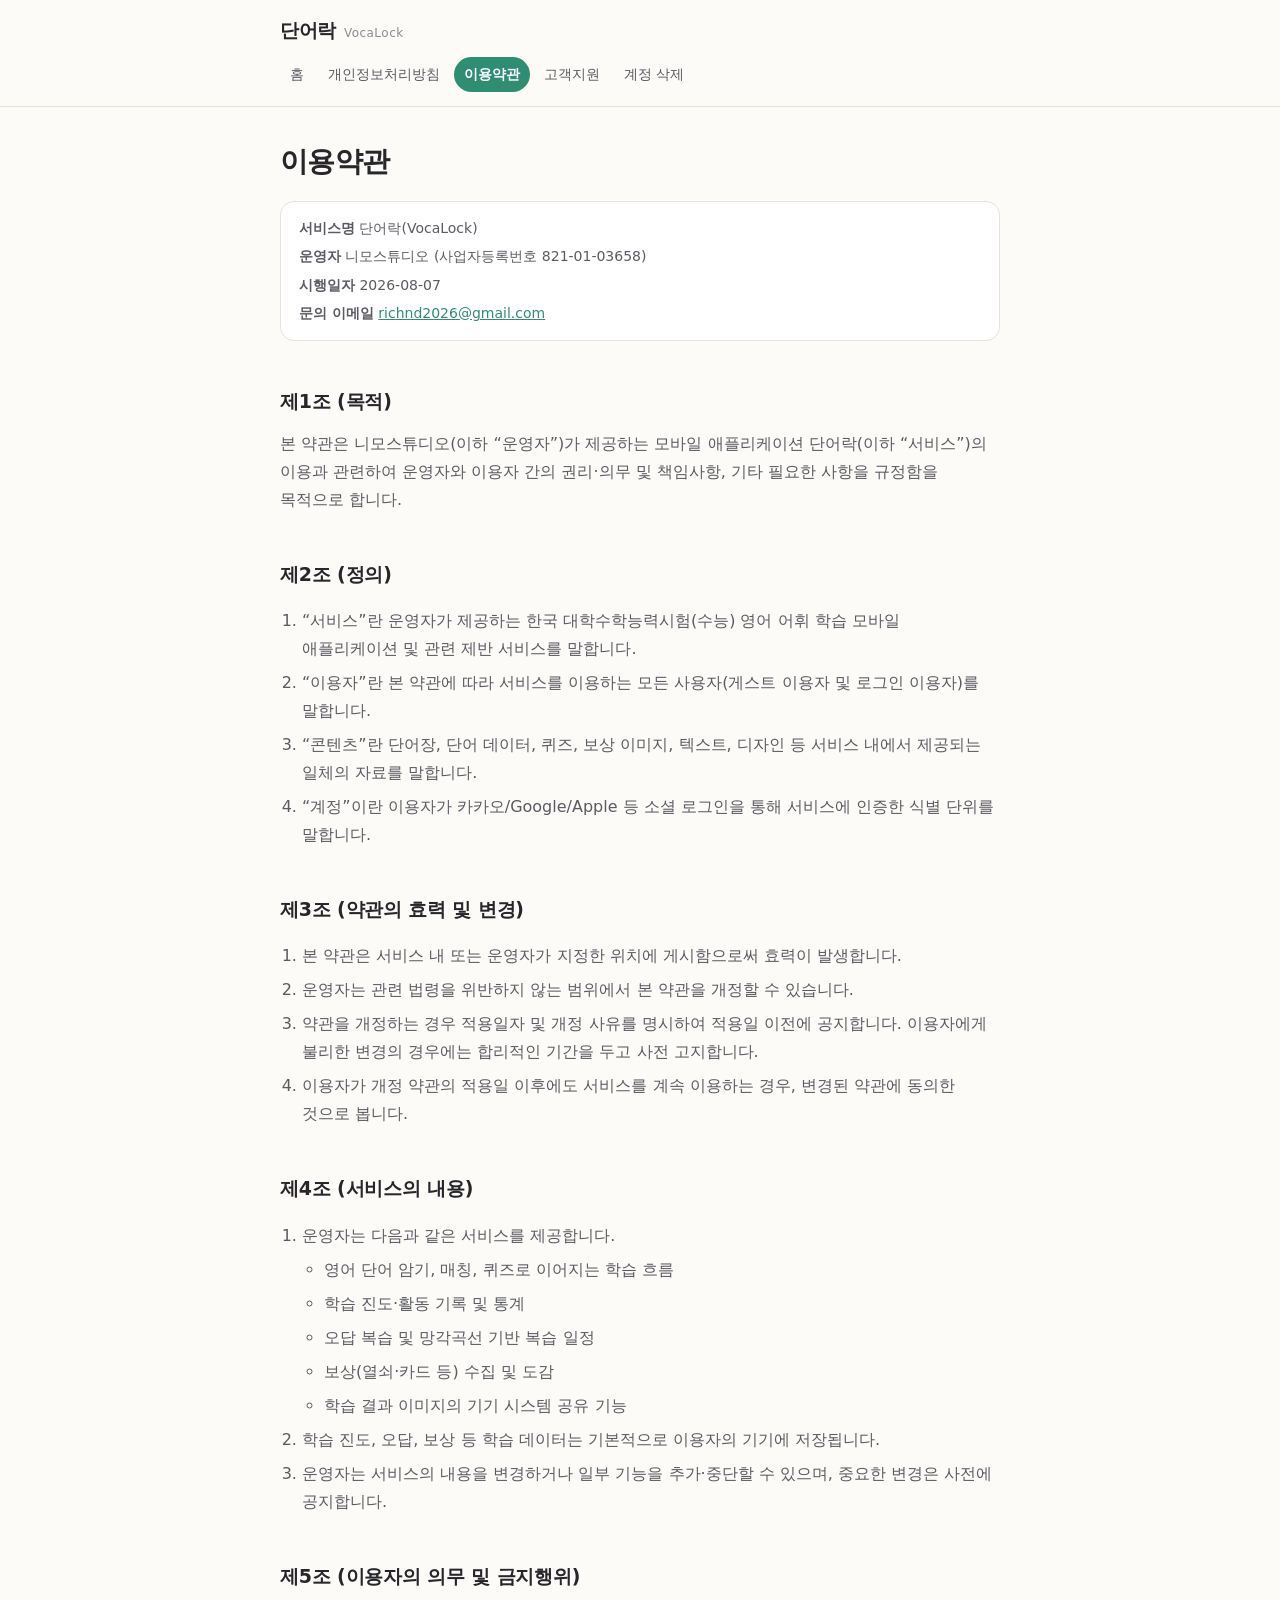
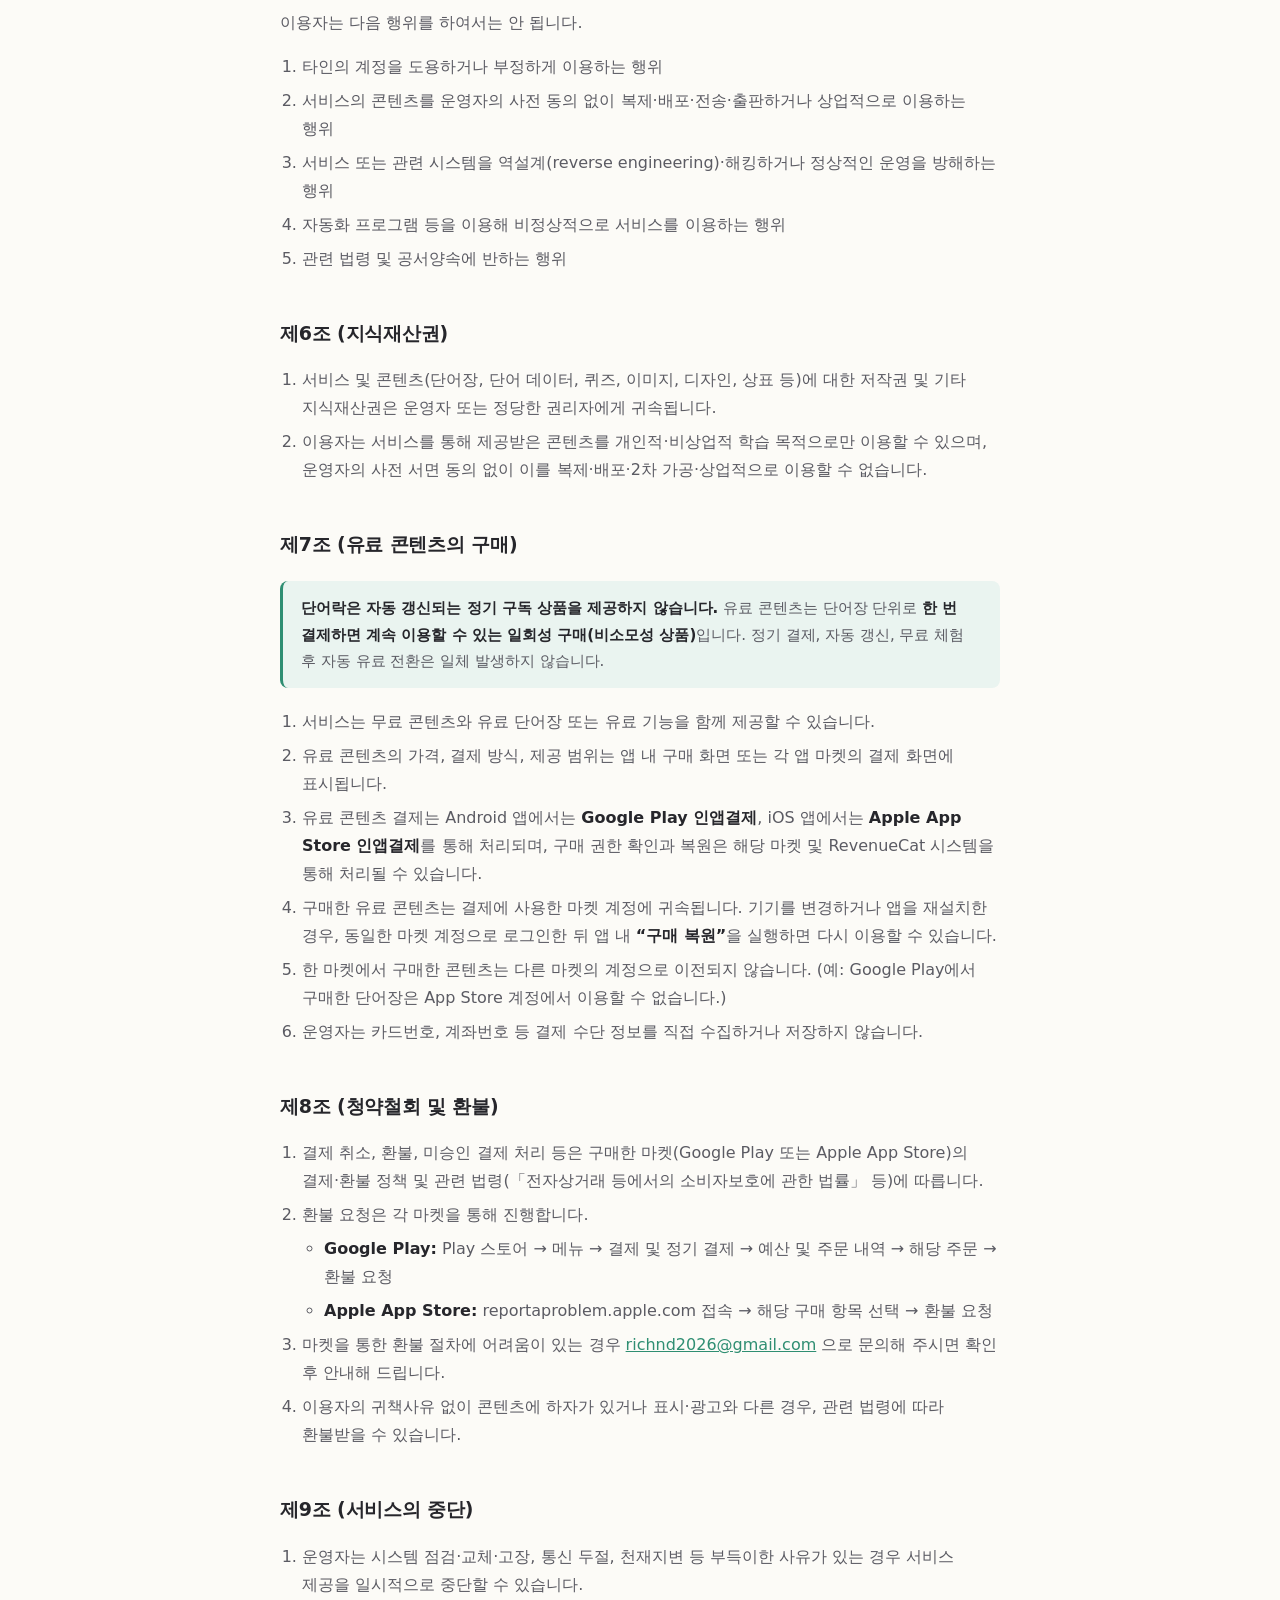
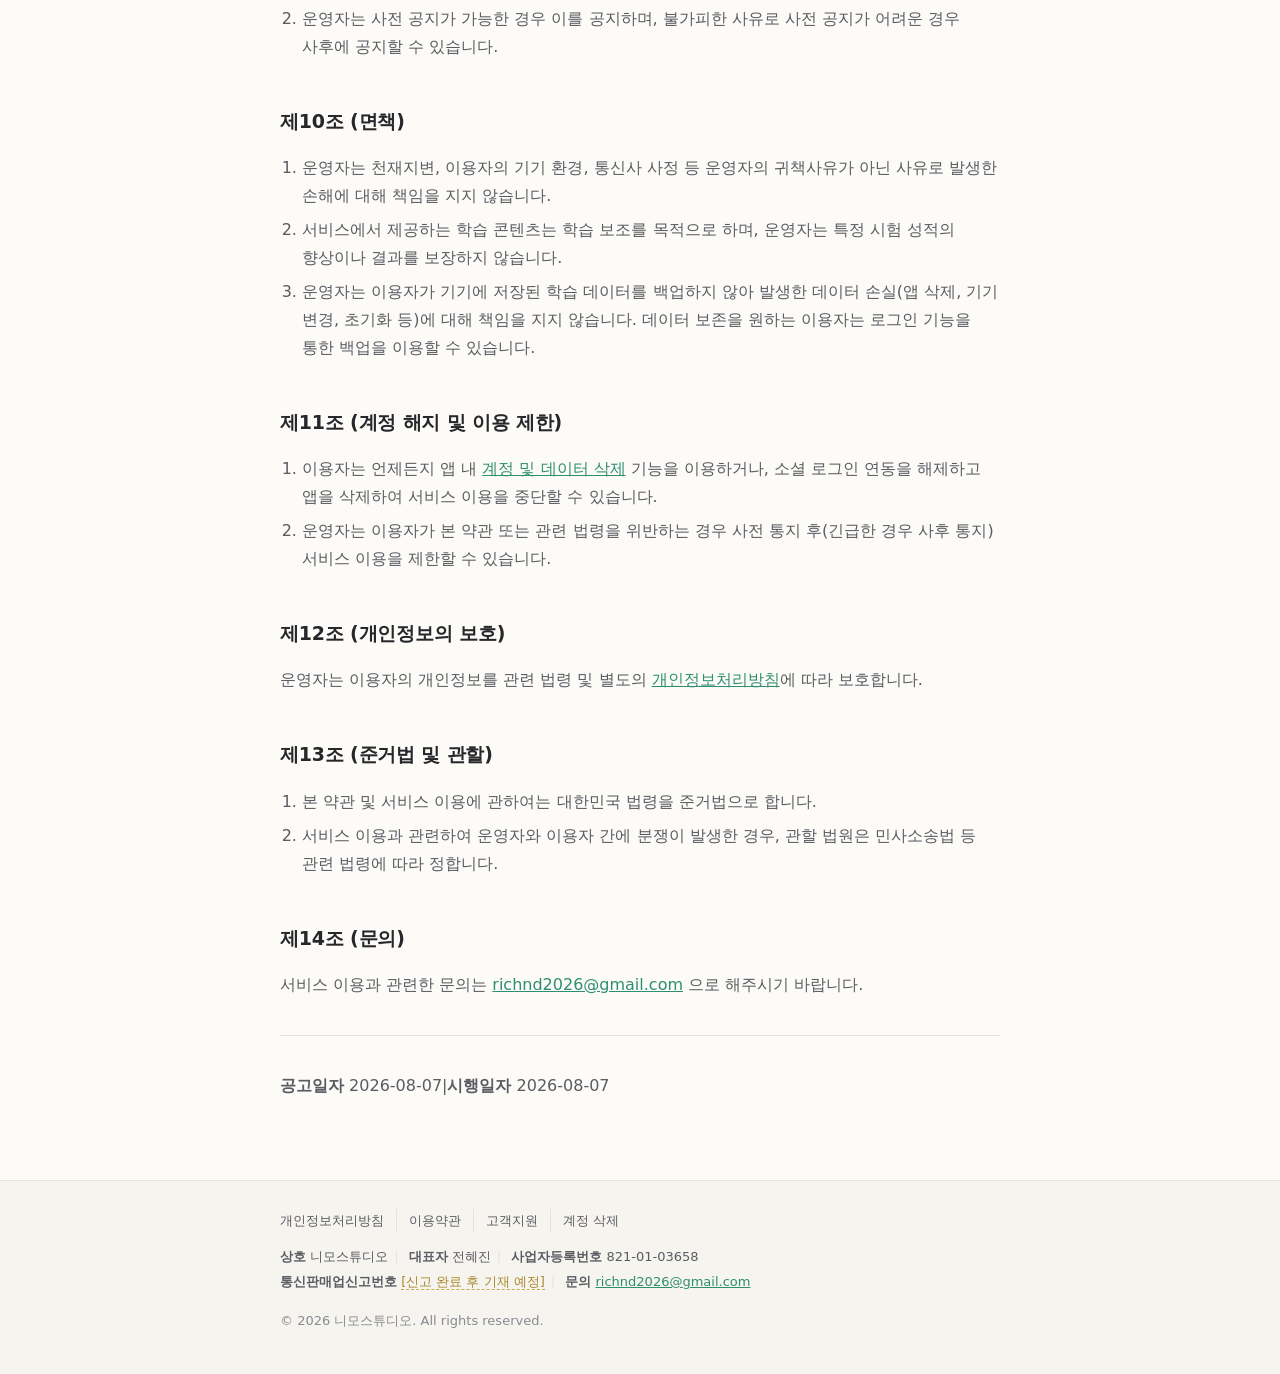
<file: terms.html>
<!DOCTYPE html>
<html lang="ko">
<head>
<meta charset="utf-8">
<meta name="viewport" content="width=device-width, initial-scale=1">
<title>이용약관 — 단어락(VocaLock)</title>
<meta name="description" content="단어락(VocaLock) 이용약관 및 유료 콘텐츠 구매·환불 안내.">
<link rel="stylesheet" href="style.css">
</head>
<body>

<header class="site-header">
  <div class="inner">
    <a class="brand" href="index.html"><strong>단어락</strong><span>VocaLock</span></a>
    <nav class="main-nav">
      <a href="index.html">홈</a>
      <a href="privacy.html">개인정보처리방침</a>
      <a href="terms.html" aria-current="page">이용약관</a>
      <a href="support.html">고객지원</a>
      <a href="delete-account.html">계정 삭제</a>
    </nav>
  </div>
</header>

<main>

  <h1>이용약관</h1>

  <div class="doc-meta">
    <div><b>서비스명</b> 단어락(VocaLock)</div>
    <div><b>운영자</b> 니모스튜디오 (사업자등록번호 821-01-03658)</div>
    <div><b>시행일자</b> 2026-08-07</div>
    <div><b>문의 이메일</b> <a href="mailto:richnd2026@gmail.com">richnd2026@gmail.com</a></div>
  </div>

  <h2>제1조 (목적)</h2>
  <p>
    본 약관은 니모스튜디오(이하 “운영자”)가 제공하는 모바일 애플리케이션
    단어락(이하 “서비스”)의 이용과 관련하여 운영자와 이용자 간의 권리·의무 및 책임사항,
    기타 필요한 사항을 규정함을 목적으로 합니다.
  </p>

  <h2>제2조 (정의)</h2>
  <ol>
    <li>“서비스”란 운영자가 제공하는 한국 대학수학능력시험(수능) 영어 어휘 학습 모바일 애플리케이션 및 관련 제반 서비스를 말합니다.</li>
    <li>“이용자”란 본 약관에 따라 서비스를 이용하는 모든 사용자(게스트 이용자 및 로그인 이용자)를 말합니다.</li>
    <li>“콘텐츠”란 단어장, 단어 데이터, 퀴즈, 보상 이미지, 텍스트, 디자인 등 서비스 내에서 제공되는 일체의 자료를 말합니다.</li>
    <li>“계정”이란 이용자가 카카오/Google/Apple 등 소셜 로그인을 통해 서비스에 인증한 식별 단위를 말합니다.</li>
  </ol>

  <h2>제3조 (약관의 효력 및 변경)</h2>
  <ol>
    <li>본 약관은 서비스 내 또는 운영자가 지정한 위치에 게시함으로써 효력이 발생합니다.</li>
    <li>운영자는 관련 법령을 위반하지 않는 범위에서 본 약관을 개정할 수 있습니다.</li>
    <li>약관을 개정하는 경우 적용일자 및 개정 사유를 명시하여 적용일 이전에 공지합니다. 이용자에게 불리한 변경의 경우에는 합리적인 기간을 두고 사전 고지합니다.</li>
    <li>이용자가 개정 약관의 적용일 이후에도 서비스를 계속 이용하는 경우, 변경된 약관에 동의한 것으로 봅니다.</li>
  </ol>

  <h2>제4조 (서비스의 내용)</h2>
  <ol>
    <li>
      운영자는 다음과 같은 서비스를 제공합니다.
      <ul>
        <li>영어 단어 암기, 매칭, 퀴즈로 이어지는 학습 흐름</li>
        <li>학습 진도·활동 기록 및 통계</li>
        <li>오답 복습 및 망각곡선 기반 복습 일정</li>
        <li>보상(열쇠·카드 등) 수집 및 도감</li>
        <li>학습 결과 이미지의 기기 시스템 공유 기능</li>
      </ul>
    </li>
    <li>학습 진도, 오답, 보상 등 학습 데이터는 기본적으로 이용자의 기기에 저장됩니다.</li>
    <li>운영자는 서비스의 내용을 변경하거나 일부 기능을 추가·중단할 수 있으며, 중요한 변경은 사전에 공지합니다.</li>
  </ol>

  <h2>제5조 (이용자의 의무 및 금지행위)</h2>
  <p>이용자는 다음 행위를 하여서는 안 됩니다.</p>
  <ol>
    <li>타인의 계정을 도용하거나 부정하게 이용하는 행위</li>
    <li>서비스의 콘텐츠를 운영자의 사전 동의 없이 복제·배포·전송·출판하거나 상업적으로 이용하는 행위</li>
    <li>서비스 또는 관련 시스템을 역설계(reverse engineering)·해킹하거나 정상적인 운영을 방해하는 행위</li>
    <li>자동화 프로그램 등을 이용해 비정상적으로 서비스를 이용하는 행위</li>
    <li>관련 법령 및 공서양속에 반하는 행위</li>
  </ol>

  <h2>제6조 (지식재산권)</h2>
  <ol>
    <li>서비스 및 콘텐츠(단어장, 단어 데이터, 퀴즈, 이미지, 디자인, 상표 등)에 대한 저작권 및 기타 지식재산권은 운영자 또는 정당한 권리자에게 귀속됩니다.</li>
    <li>이용자는 서비스를 통해 제공받은 콘텐츠를 개인적·비상업적 학습 목적으로만 이용할 수 있으며, 운영자의 사전 서면 동의 없이 이를 복제·배포·2차 가공·상업적으로 이용할 수 없습니다.</li>
  </ol>

  <h2>제7조 (유료 콘텐츠의 구매)</h2>
  <div class="callout">
    <p>
      <strong>단어락은 자동 갱신되는 정기 구독 상품을 제공하지 않습니다.</strong>
      유료 콘텐츠는 단어장 단위로 <strong>한 번 결제하면 계속 이용할 수 있는 일회성 구매(비소모성 상품)</strong>입니다.
      정기 결제, 자동 갱신, 무료 체험 후 자동 유료 전환은 일체 발생하지 않습니다.
    </p>
  </div>
  <ol>
    <li>서비스는 무료 콘텐츠와 유료 단어장 또는 유료 기능을 함께 제공할 수 있습니다.</li>
    <li>유료 콘텐츠의 가격, 결제 방식, 제공 범위는 앱 내 구매 화면 또는 각 앱 마켓의 결제 화면에 표시됩니다.</li>
    <li>유료 콘텐츠 결제는 Android 앱에서는 <strong>Google Play 인앱결제</strong>, iOS 앱에서는 <strong>Apple App Store 인앱결제</strong>를 통해 처리되며, 구매 권한 확인과 복원은 해당 마켓 및 RevenueCat 시스템을 통해 처리될 수 있습니다.</li>
    <li>구매한 유료 콘텐츠는 결제에 사용한 마켓 계정에 귀속됩니다. 기기를 변경하거나 앱을 재설치한 경우, 동일한 마켓 계정으로 로그인한 뒤 앱 내 <strong>“구매 복원”</strong>을 실행하면 다시 이용할 수 있습니다.</li>
    <li>한 마켓에서 구매한 콘텐츠는 다른 마켓의 계정으로 이전되지 않습니다. (예: Google Play에서 구매한 단어장은 App Store 계정에서 이용할 수 없습니다.)</li>
    <li>운영자는 카드번호, 계좌번호 등 결제 수단 정보를 직접 수집하거나 저장하지 않습니다.</li>
  </ol>

  <h2>제8조 (청약철회 및 환불)</h2>
  <ol>
    <li>결제 취소, 환불, 미승인 결제 처리 등은 구매한 마켓(Google Play 또는 Apple App Store)의 결제·환불 정책 및 관련 법령(「전자상거래 등에서의 소비자보호에 관한 법률」 등)에 따릅니다.</li>
    <li>
      환불 요청은 각 마켓을 통해 진행합니다.
      <ul>
        <li><strong>Google Play:</strong> Play 스토어 → 메뉴 → 결제 및 정기 결제 → 예산 및 주문 내역 → 해당 주문 → 환불 요청</li>
        <li><strong>Apple App Store:</strong> reportaproblem.apple.com 접속 → 해당 구매 항목 선택 → 환불 요청</li>
      </ul>
    </li>
    <li>마켓을 통한 환불 절차에 어려움이 있는 경우 <a href="mailto:richnd2026@gmail.com">richnd2026@gmail.com</a> 으로 문의해 주시면 확인 후 안내해 드립니다.</li>
    <li>이용자의 귀책사유 없이 콘텐츠에 하자가 있거나 표시·광고와 다른 경우, 관련 법령에 따라 환불받을 수 있습니다.</li>
  </ol>

  <h2>제9조 (서비스의 중단)</h2>
  <ol>
    <li>운영자는 시스템 점검·교체·고장, 통신 두절, 천재지변 등 부득이한 사유가 있는 경우 서비스 제공을 일시적으로 중단할 수 있습니다.</li>
    <li>운영자는 사전 공지가 가능한 경우 이를 공지하며, 불가피한 사유로 사전 공지가 어려운 경우 사후에 공지할 수 있습니다.</li>
  </ol>

  <h2>제10조 (면책)</h2>
  <ol>
    <li>운영자는 천재지변, 이용자의 기기 환경, 통신사 사정 등 운영자의 귀책사유가 아닌 사유로 발생한 손해에 대해 책임을 지지 않습니다.</li>
    <li>서비스에서 제공하는 학습 콘텐츠는 학습 보조를 목적으로 하며, 운영자는 특정 시험 성적의 향상이나 결과를 보장하지 않습니다.</li>
    <li>운영자는 이용자가 기기에 저장된 학습 데이터를 백업하지 않아 발생한 데이터 손실(앱 삭제, 기기 변경, 초기화 등)에 대해 책임을 지지 않습니다. 데이터 보존을 원하는 이용자는 로그인 기능을 통한 백업을 이용할 수 있습니다.</li>
  </ol>

  <h2>제11조 (계정 해지 및 이용 제한)</h2>
  <ol>
    <li>이용자는 언제든지 앱 내 <a href="delete-account.html">계정 및 데이터 삭제</a> 기능을 이용하거나, 소셜 로그인 연동을 해제하고 앱을 삭제하여 서비스 이용을 중단할 수 있습니다.</li>
    <li>운영자는 이용자가 본 약관 또는 관련 법령을 위반하는 경우 사전 통지 후(긴급한 경우 사후 통지) 서비스 이용을 제한할 수 있습니다.</li>
  </ol>

  <h2>제12조 (개인정보의 보호)</h2>
  <p>
    운영자는 이용자의 개인정보를 관련 법령 및 별도의
    <a href="privacy.html">개인정보처리방침</a>에 따라 보호합니다.
  </p>

  <h2>제13조 (준거법 및 관할)</h2>
  <ol>
    <li>본 약관 및 서비스 이용에 관하여는 대한민국 법령을 준거법으로 합니다.</li>
    <li>서비스 이용과 관련하여 운영자와 이용자 간에 분쟁이 발생한 경우, 관할 법원은 민사소송법 등 관련 법령에 따라 정합니다.</li>
  </ol>

  <h2>제14조 (문의)</h2>
  <p>
    서비스 이용과 관련한 문의는
    <a href="mailto:richnd2026@gmail.com">richnd2026@gmail.com</a> 으로 해주시기 바랍니다.
  </p>

  <hr>
  <p><b>공고일자</b> 2026-08-07<span class="sep">|</span><b>시행일자</b> 2026-08-07</p>

</main>

<footer class="site-footer">
  <div class="inner">
    <div class="footer-links">
      <a href="privacy.html">개인정보처리방침</a>
      <a href="terms.html">이용약관</a>
      <a href="support.html">고객지원</a>
      <a href="delete-account.html">계정 삭제</a>
    </div>
    <p class="biz">
      <b>상호</b> 니모스튜디오<span class="sep">|</span>
      <b>대표자</b> 전혜진<span class="sep">|</span>
      <b>사업자등록번호</b> 821-01-03658<br>
      <b>통신판매업신고번호</b> <span class="ph">[신고 완료 후 기재 예정]</span><span class="sep">|</span>
      <b>문의</b> <a href="mailto:richnd2026@gmail.com">richnd2026@gmail.com</a>
    </p>
    <div>© 2026 니모스튜디오. All rights reserved.</div>
  </div>
</footer>

</body>
</html>
</file>
<file: style.css>
/* 단어락(VocaLock) 공식 웹사이트 공통 스타일 */

:root {
  --bg: #fcfbf7;
  --surface: #ffffff;
  --ink: #26262b;
  --ink-soft: #5b5b63;
  --ink-faint: #8a8a93;
  --line: #e6e3da;
  --accent: #2f8e72;
  --accent-soft: #eaf4f0;
  --radius: 14px;
  --maxw: 760px;
}

* {
  box-sizing: border-box;
}

html {
  -webkit-text-size-adjust: 100%;
}

body {
  margin: 0;
  background: var(--bg);
  color: var(--ink);
  font-family: -apple-system, BlinkMacSystemFont, "Apple SD Gothic Neo",
    "Pretendard", "Noto Sans KR", "Malgun Gothic", system-ui, sans-serif;
  font-size: 16px;
  line-height: 1.75;
  word-break: keep-all;
  overflow-wrap: break-word;
}

/* ── 헤더 / 네비게이션 ───────────────────────────── */

.site-header {
  background: rgba(252, 251, 247, 0.92);
  backdrop-filter: saturate(180%) blur(8px);
  border-bottom: 1px solid var(--line);
  position: sticky;
  top: 0;
  z-index: 10;
}

.site-header .inner {
  max-width: var(--maxw);
  margin: 0 auto;
  padding: 14px 20px;
}

.brand {
  display: inline-flex;
  align-items: baseline;
  gap: 8px;
  text-decoration: none;
  color: var(--ink);
}

.brand strong {
  font-size: 19px;
  letter-spacing: -0.02em;
}

.brand span {
  font-size: 12px;
  color: var(--ink-faint);
  letter-spacing: 0.04em;
}

nav.main-nav {
  margin-top: 10px;
  display: flex;
  flex-wrap: wrap;
  gap: 6px 4px;
}

nav.main-nav a {
  font-size: 14px;
  color: var(--ink-soft);
  text-decoration: none;
  padding: 5px 10px;
  border-radius: 999px;
  white-space: nowrap;
}

nav.main-nav a:hover {
  background: var(--accent-soft);
  color: var(--accent);
}

nav.main-nav a[aria-current="page"] {
  background: var(--accent);
  color: #fff;
  font-weight: 600;
}

/* ── 레이아웃 ────────────────────────────────────── */

main {
  max-width: var(--maxw);
  margin: 0 auto;
  padding: 36px 20px 64px;
}

h1 {
  font-size: 28px;
  line-height: 1.35;
  letter-spacing: -0.02em;
  margin: 0 0 8px;
}

h2 {
  font-size: 19px;
  letter-spacing: -0.01em;
  margin: 40px 0 12px;
  padding-top: 4px;
}

h3 {
  font-size: 16px;
  margin: 24px 0 8px;
}

p,
li {
  color: var(--ink-soft);
}

main > p:first-of-type {
  margin-top: 0;
}

ul,
ol {
  padding-left: 22px;
}

li {
  margin: 6px 0;
}

a {
  color: var(--accent);
}

hr {
  border: 0;
  border-top: 1px solid var(--line);
  margin: 36px 0;
}

strong {
  color: var(--ink);
}

code {
  background: var(--accent-soft);
  border-radius: 5px;
  padding: 1px 6px;
  font-size: 0.9em;
}

/* ── 문서 헤더(법무 페이지) ──────────────────────── */

.doc-meta {
  background: var(--surface);
  border: 1px solid var(--line);
  border-radius: var(--radius);
  padding: 14px 18px;
  margin: 20px 0 8px;
  font-size: 14px;
}

.doc-meta div {
  color: var(--ink-soft);
}

.doc-meta div + div {
  margin-top: 4px;
}

/* ── 랜딩 ───────────────────────────────────────── */

.hero {
  text-align: center;
  padding: 24px 0 8px;
}

.hero .logo-mark {
  width: 62px;
  height: 62px;
  border-radius: 18px;
  background: var(--accent);
  color: #fff;
  display: flex;
  align-items: center;
  justify-content: center;
  font-size: 26px;
  font-weight: 700;
  margin: 0 auto 18px;
  letter-spacing: -0.03em;
}

.hero h1 {
  font-size: 32px;
}

.hero .tagline {
  font-size: 17px;
  color: var(--ink-soft);
  margin: 10px auto 0;
  max-width: 30em;
}

.badge {
  display: inline-block;
  background: var(--accent-soft);
  color: var(--accent);
  font-size: 13px;
  font-weight: 600;
  padding: 4px 12px;
  border-radius: 999px;
  margin-bottom: 16px;
}

.features {
  display: grid;
  gap: 14px;
  margin: 40px 0 0;
  padding: 0;
  list-style: none;
}

.features li {
  background: var(--surface);
  border: 1px solid var(--line);
  border-radius: var(--radius);
  padding: 20px 22px;
  margin: 0;
}

.features h3 {
  margin: 0 0 6px;
  font-size: 16px;
  color: var(--ink);
}

.features p {
  margin: 0;
  font-size: 15px;
}

.store-buttons {
  display: flex;
  flex-wrap: wrap;
  gap: 10px;
  justify-content: center;
  margin-top: 28px;
}

.store-btn {
  display: inline-flex;
  flex-direction: column;
  align-items: flex-start;
  min-width: 190px;
  padding: 12px 20px;
  border: 1px solid var(--line);
  border-radius: 12px;
  background: var(--surface);
  color: var(--ink-faint);
  text-decoration: none;
  cursor: not-allowed;
}

.store-btn .small {
  font-size: 11px;
  letter-spacing: 0.04em;
}

.store-btn .big {
  font-size: 15px;
  font-weight: 600;
  color: var(--ink-soft);
}

.note {
  font-size: 13px;
  color: var(--ink-faint);
  text-align: center;
  margin-top: 12px;
}

/* ── 카드 / 강조 박스 ───────────────────────────── */

.callout {
  background: var(--accent-soft);
  border-left: 3px solid var(--accent);
  border-radius: 8px;
  padding: 14px 18px;
  margin: 20px 0;
  font-size: 15px;
}

.callout p {
  margin: 0;
}

.callout p + p {
  margin-top: 8px;
}

.steps {
  counter-reset: step;
  list-style: none;
  padding: 0;
  margin: 18px 0;
}

.steps li {
  counter-increment: step;
  position: relative;
  padding: 14px 18px 14px 54px;
  background: var(--surface);
  border: 1px solid var(--line);
  border-radius: var(--radius);
  margin-bottom: 10px;
}

.steps li::before {
  content: counter(step);
  position: absolute;
  left: 18px;
  top: 14px;
  width: 24px;
  height: 24px;
  border-radius: 50%;
  background: var(--accent);
  color: #fff;
  font-size: 13px;
  font-weight: 700;
  display: flex;
  align-items: center;
  justify-content: center;
}

/* ── FAQ ────────────────────────────────────────── */

.faq {
  margin: 18px 0;
}

.faq details {
  background: var(--surface);
  border: 1px solid var(--line);
  border-radius: var(--radius);
  padding: 0 18px;
  margin-bottom: 10px;
}

.faq summary {
  cursor: pointer;
  padding: 15px 0;
  font-weight: 600;
  color: var(--ink);
  list-style: none;
  display: flex;
  justify-content: space-between;
  gap: 12px;
}

.faq summary::-webkit-details-marker {
  display: none;
}

.faq summary::after {
  content: "+";
  color: var(--accent);
  font-weight: 400;
  font-size: 20px;
  line-height: 1;
}

.faq details[open] summary::after {
  content: "−";
}

.faq details > *:not(summary) {
  margin-top: 0;
  padding-bottom: 4px;
}

.faq details > *:last-child {
  padding-bottom: 18px;
}

/* ── 표 ─────────────────────────────────────────── */

.table-wrap {
  overflow-x: auto;
  margin: 16px 0;
  border: 1px solid var(--line);
  border-radius: var(--radius);
  background: var(--surface);
}

table {
  border-collapse: collapse;
  width: 100%;
  min-width: 460px;
  font-size: 14.5px;
}

th,
td {
  text-align: left;
  padding: 11px 14px;
  border-bottom: 1px solid var(--line);
  color: var(--ink-soft);
  vertical-align: top;
}

th {
  background: #f6f4ee;
  color: var(--ink);
  font-weight: 600;
  white-space: nowrap;
}

tr:last-child th,
tr:last-child td {
  border-bottom: 0;
}

/* ── 미기입 항목 표시 ───────────────────────────── */

.ph {
  color: #a8862c;
  border-bottom: 1px dashed #cbab52;
  font-style: normal;
}

/* ── 푸터 ───────────────────────────────────────── */

.site-footer {
  border-top: 1px solid var(--line);
  background: #f6f4ee;
}

.site-footer .inner {
  max-width: var(--maxw);
  margin: 0 auto;
  padding: 28px 20px 40px;
  font-size: 13px;
  color: var(--ink-faint);
  line-height: 1.9;
}

.site-footer .biz {
  margin: 0 0 14px;
}

.site-footer .biz b {
  color: var(--ink-soft);
  font-weight: 600;
}

.site-footer .sep {
  color: var(--line);
  margin: 0 6px;
}

.footer-links {
  display: flex;
  flex-wrap: wrap;
  gap: 4px 0;
  margin-bottom: 12px;
}

.footer-links a {
  color: var(--ink-soft);
  text-decoration: none;
  font-size: 13px;
  padding-right: 12px;
  margin-right: 12px;
  border-right: 1px solid var(--line);
}

.footer-links a:last-child {
  border-right: 0;
  margin-right: 0;
  padding-right: 0;
}

.footer-links a:hover {
  color: var(--accent);
}

@media (max-width: 480px) {
  h1 {
    font-size: 24px;
  }
  .hero h1 {
    font-size: 27px;
  }
  main {
    padding: 28px 18px 52px;
  }
  .store-btn {
    min-width: 100%;
  }
}
</file>
